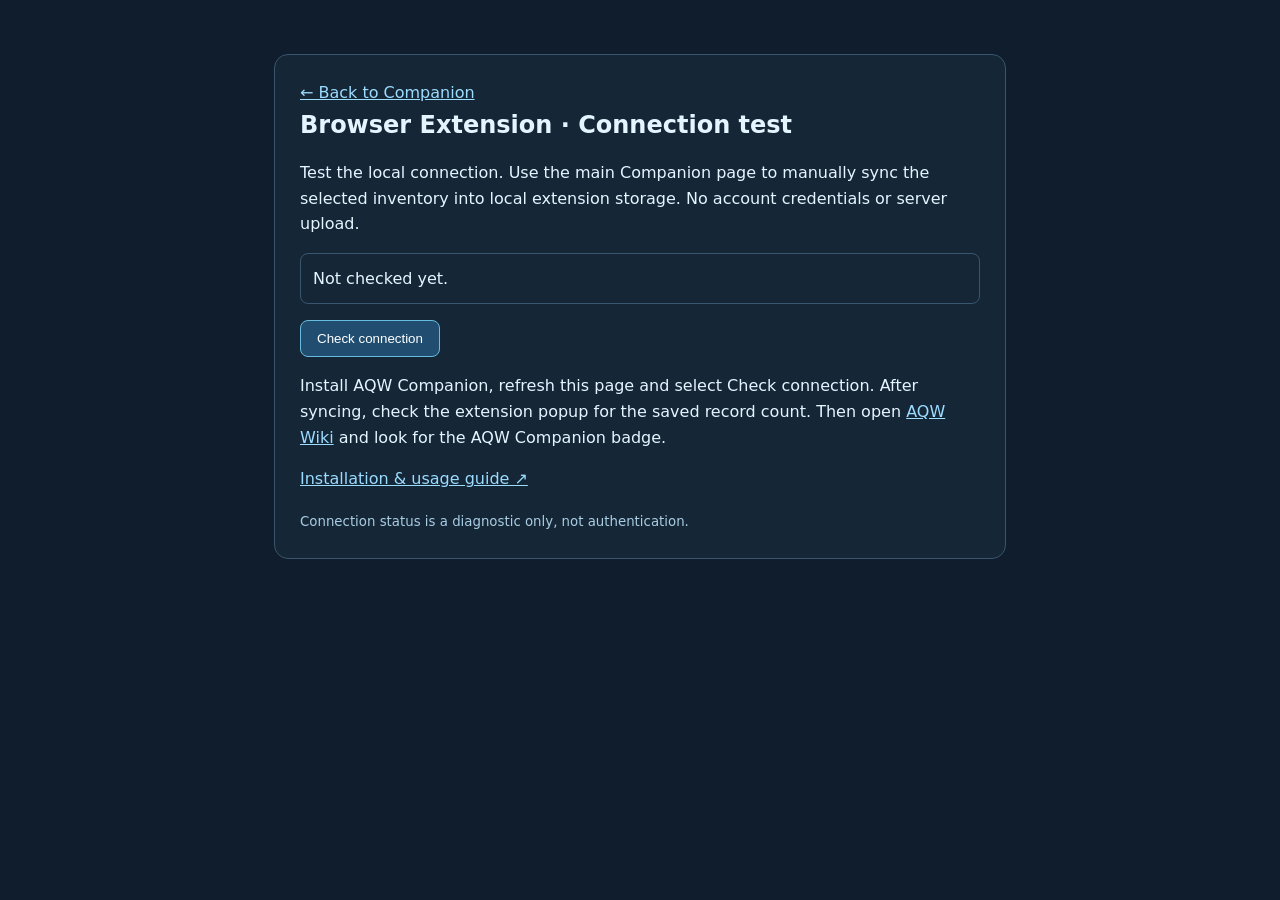
<file: extension-connect.html>
<!doctype html><html lang="en"><head><meta charset="utf-8"><meta name="viewport" content="width=device-width,initial-scale=1"><title>AQW Companion — Extension connection</title><style>body{background:#101d2c;color:#e5f5ff;font:16px/1.6 system-ui,sans-serif;margin:0;padding:24px}main{max-width:680px;margin:30px auto;padding:25px;background:#152637;border:1px solid #38566d;border-radius:14px}h1{font-size:24px;margin-top:0}a{color:#9bdcff}button{padding:10px 16px;background:#214e70;color:white;border:1px solid #67bcdf;border-radius:8px;cursor:pointer}#connection-status{padding:12px;border:1px solid #38566d;border-radius:8px}#connection-status[data-state=connected]{color:#a3edbd;border-color:#488b70}#connection-status[data-state=missing]{color:#ffcf9d}small{color:#a9cde2}</style></head><body><main><a href="./">← Back to Companion</a><h1>Browser Extension · Connection test</h1><p>Test the local connection. Use the main Companion page to manually sync the selected inventory into local extension storage. No account credentials or server upload.</p><p id="connection-status" role="status" aria-live="polite">Not checked yet.</p><button id="check-connection" type="button">Check connection</button><p>Install AQW Companion, refresh this page and select Check connection. After syncing, check the extension popup for the saved record count. Then open <a href="https://aqwwiki.wikidot.com/" target="_blank" rel="noopener noreferrer">AQW Wiki</a> and look for the AQW Companion badge.</p><p><a href="extension/quick-start.html">Installation &amp; usage guide ↗</a></p><small>Connection status is a diagnostic only, not authentication.</small></main><script src="extension-connect.js"></script></body></html>
</file>
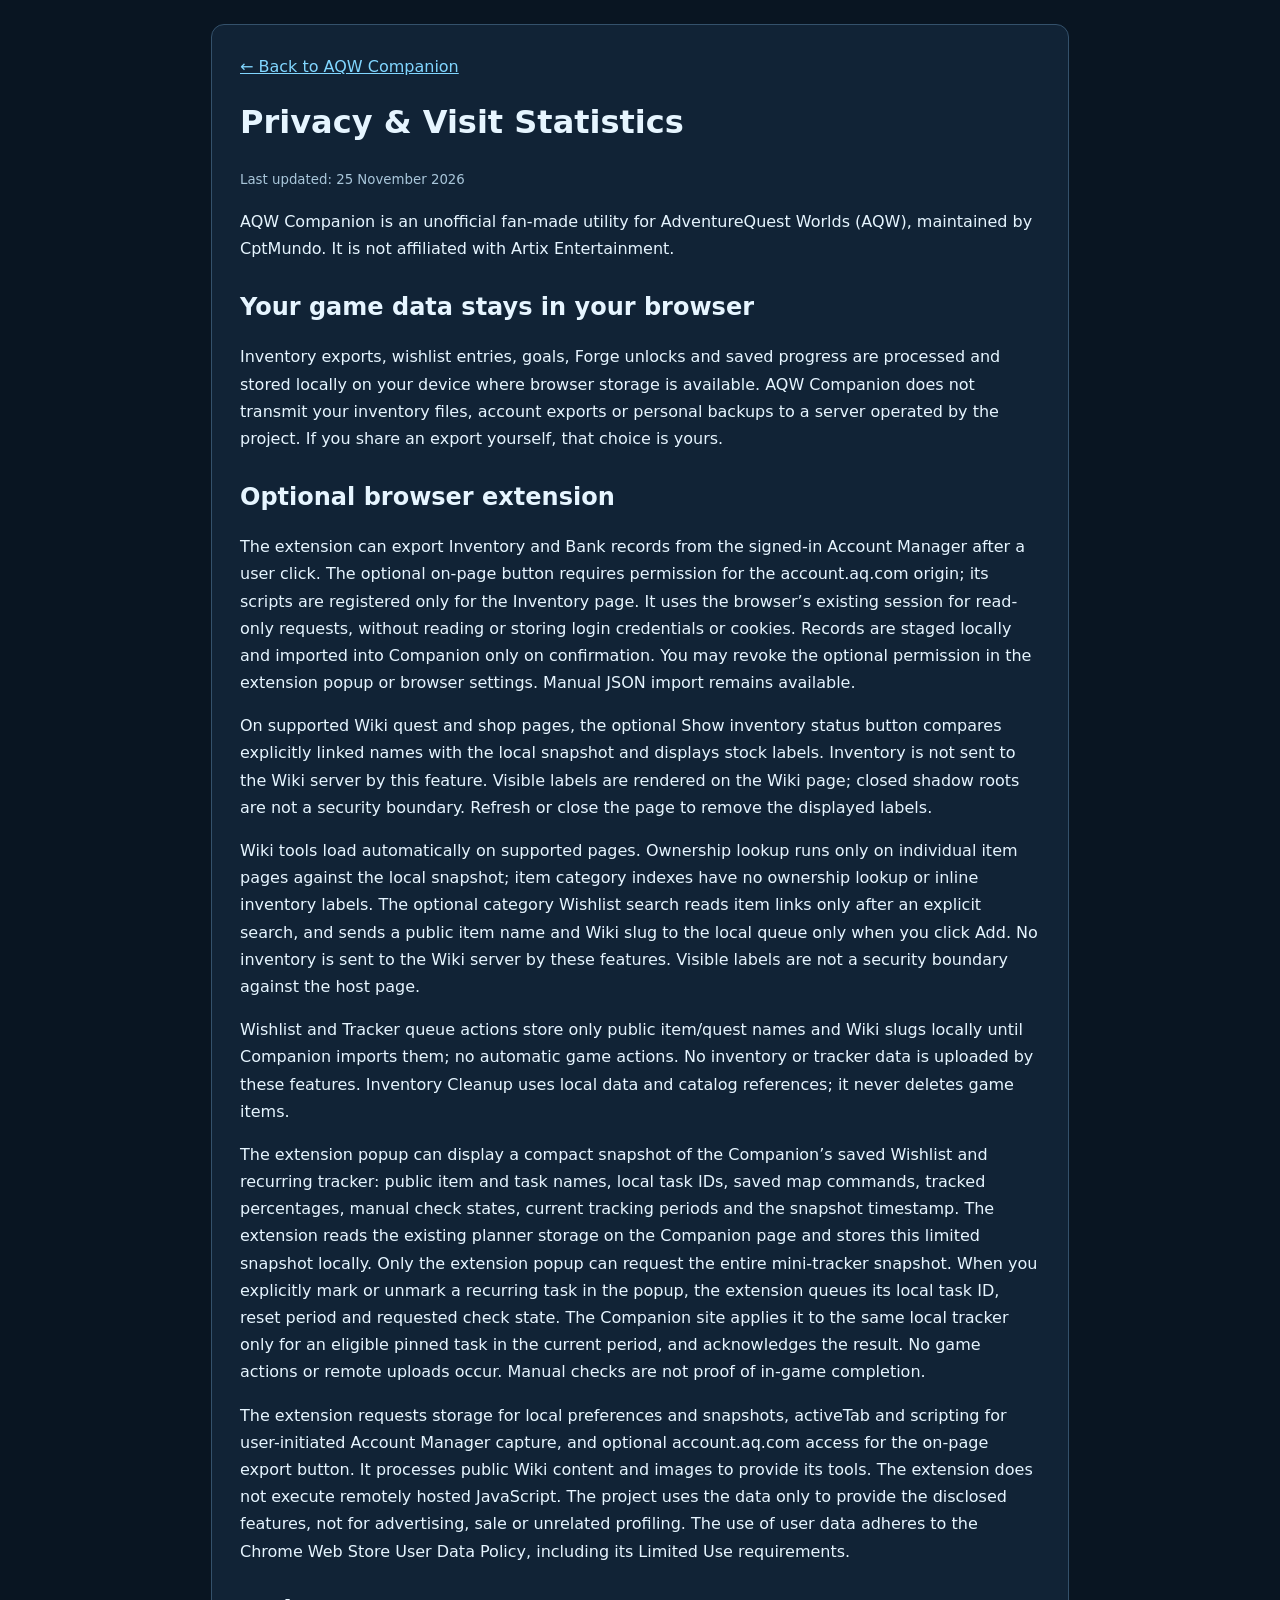
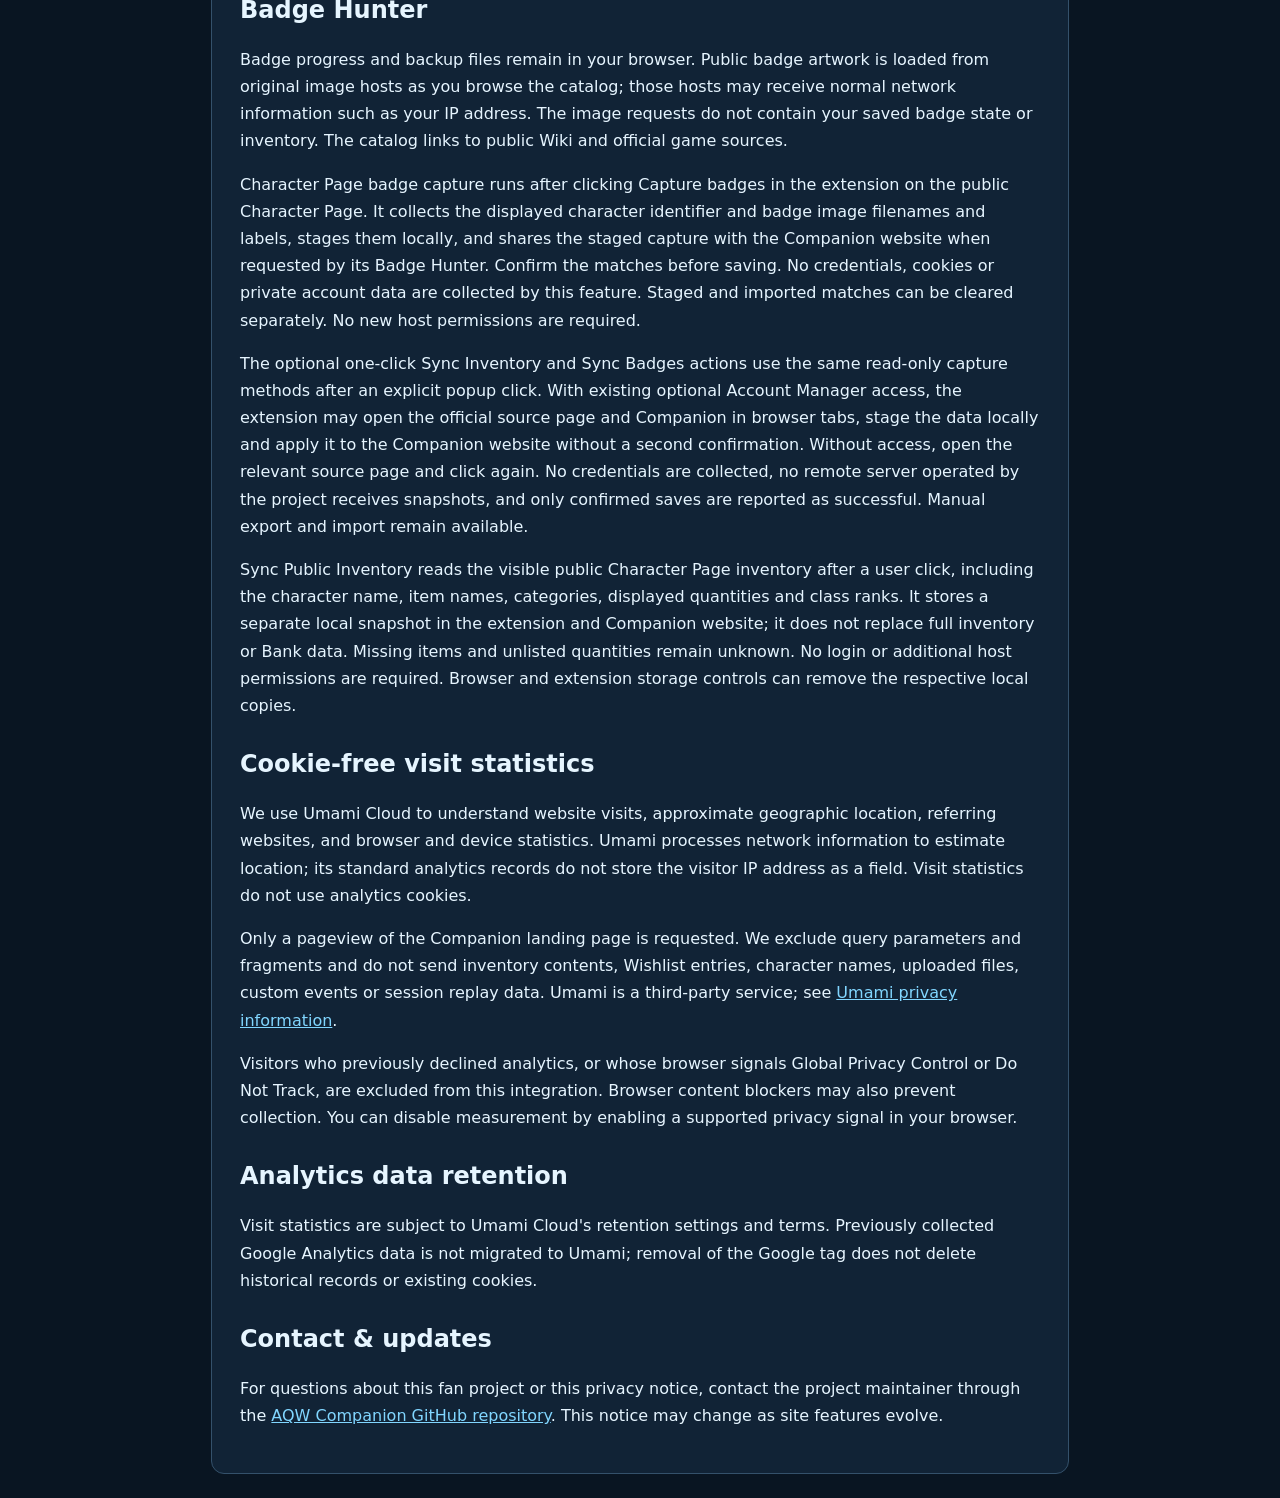
<file: privacy.html>
<!doctype html>
<html lang="en">
<head>
<meta charset="utf-8">
<meta name="viewport" content="width=device-width, initial-scale=1">
<meta name="color-scheme" content="dark">
<meta name="robots" content="noindex, follow">
<title>Privacy & Visit Statistics | AQW Companion</title>
<style>
:root{color-scheme:dark}
body{font-family:system-ui,-apple-system,Segoe UI,sans-serif;background:#091522;color:#e6f5ff;line-height:1.7;margin:0}
main{max-width:800px;margin:24px auto;padding:28px;border:1px solid #34516b;border-radius:13px;background:#112336}
a{color:#81d6ff}h1,h2{line-height:1.3}h2{margin-top:30px}
small{color:#a9c6da}
@media(max-width:850px){main{margin:14px;padding:18px}}
</style>
</head>
<body>
<main>
<a href="./">← Back to AQW Companion</a>
<h1>Privacy & Visit Statistics</h1>
<p><small>Last updated: 25 November 2026</small></p>
<p>AQW Companion is an unofficial fan-made utility for AdventureQuest Worlds (AQW), maintained by CptMundo. It is not affiliated with Artix Entertainment.</p>
<h2>Your game data stays in your browser</h2>
<p>Inventory exports, wishlist entries, goals, Forge unlocks and saved progress are processed and stored locally on your device where browser storage is available. AQW Companion does not transmit your inventory files, account exports or personal backups to a server operated by the project. If you share an export yourself, that choice is yours.</p>
<h2>Optional browser extension</h2><p>The extension can export Inventory and Bank records from the signed-in Account Manager after a user click. The optional on-page button requires permission for the account.aq.com origin; its scripts are registered only for the Inventory page. It uses the browser’s existing session for read-only requests, without reading or storing login credentials or cookies. Records are staged locally and imported into Companion only on confirmation. You may revoke the optional permission in the extension popup or browser settings. Manual JSON import remains available.</p><p>On supported Wiki quest and shop pages, the optional Show inventory status button compares explicitly linked names with the local snapshot and displays stock labels. Inventory is not sent to the Wiki server by this feature. Visible labels are rendered on the Wiki page; closed shadow roots are not a security boundary. Refresh or close the page to remove the displayed labels.</p><p>Wiki tools load automatically on supported pages. Ownership lookup runs only on individual item pages against the local snapshot; item category indexes have no ownership lookup or inline inventory labels. The optional category Wishlist search reads item links only after an explicit search, and sends a public item name and Wiki slug to the local queue only when you click Add. No inventory is sent to the Wiki server by these features. Visible labels are not a security boundary against the host page.</p><p>Wishlist and Tracker queue actions store only public item/quest names and Wiki slugs locally until Companion imports them; no automatic game actions. No inventory or tracker data is uploaded by these features. Inventory Cleanup uses local data and catalog references; it never deletes game items.</p><p>The extension popup can display a compact snapshot of the Companion’s saved Wishlist and recurring tracker: public item and task names, local task IDs, saved map commands, tracked percentages, manual check states, current tracking periods and the snapshot timestamp. The extension reads the existing planner storage on the Companion page and stores this limited snapshot locally. Only the extension popup can request the entire mini-tracker snapshot. When you explicitly mark or unmark a recurring task in the popup, the extension queues its local task ID, reset period and requested check state. The Companion site applies it to the same local tracker only for an eligible pinned task in the current period, and acknowledges the result. No game actions or remote uploads occur. Manual checks are not proof of in-game completion.</p><p>The extension requests storage for local preferences and snapshots, activeTab and scripting for user-initiated Account Manager capture, and optional account.aq.com access for the on-page export button. It processes public Wiki content and images to provide its tools. The extension does not execute remotely hosted JavaScript. The project uses the data only to provide the disclosed features, not for advertising, sale or unrelated profiling. The use of user data adheres to the Chrome Web Store User Data Policy, including its Limited Use requirements.</p><h2>Badge Hunter</h2><p>Badge progress and backup files remain in your browser. Public badge artwork is loaded from original image hosts as you browse the catalog; those hosts may receive normal network information such as your IP address. The image requests do not contain your saved badge state or inventory. The catalog links to public Wiki and official game sources.</p><p>Character Page badge capture runs after clicking Capture badges in the extension on the public Character Page. It collects the displayed character identifier and badge image filenames and labels, stages them locally, and shares the staged capture with the Companion website when requested by its Badge Hunter. Confirm the matches before saving. No credentials, cookies or private account data are collected by this feature. Staged and imported matches can be cleared separately. No new host permissions are required.</p><p>The optional one-click Sync Inventory and Sync Badges actions use the same read-only capture methods after an explicit popup click. With existing optional Account Manager access, the extension may open the official source page and Companion in browser tabs, stage the data locally and apply it to the Companion website without a second confirmation. Without access, open the relevant source page and click again. No credentials are collected, no remote server operated by the project receives snapshots, and only confirmed saves are reported as successful. Manual export and import remain available.</p><p>Sync Public Inventory reads the visible public Character Page inventory after a user click, including the character name, item names, categories, displayed quantities and class ranks. It stores a separate local snapshot in the extension and Companion website; it does not replace full inventory or Bank data. Missing items and unlisted quantities remain unknown. No login or additional host permissions are required. Browser and extension storage controls can remove the respective local copies.</p><h2>Cookie-free visit statistics</h2>
<p>We use Umami Cloud to understand website visits, approximate geographic location, referring websites, and browser and device statistics. Umami processes network information to estimate location; its standard analytics records do not store the visitor IP address as a field. Visit statistics do not use analytics cookies.</p>
<p>Only a pageview of the Companion landing page is requested. We exclude query parameters and fragments and do not send inventory contents, Wishlist entries, character names, uploaded files, custom events or session replay data. Umami is a third-party service; see <a href="https://umami.is/privacy" rel="noopener noreferrer" target="_blank">Umami privacy information</a>.</p>
<p>Visitors who previously declined analytics, or whose browser signals Global Privacy Control or Do Not Track, are excluded from this integration. Browser content blockers may also prevent collection. You can disable measurement by enabling a supported privacy signal in your browser.</p>
<h2>Analytics data retention</h2>
<p>Visit statistics are subject to Umami Cloud's retention settings and terms. Previously collected Google Analytics data is not migrated to Umami; removal of the Google tag does not delete historical records or existing cookies.</p>
<h2>Contact & updates</h2>
<p>For questions about this fan project or this privacy notice, contact the project maintainer through the <a href="https://github.com/CptMundo/AQW-Companion" target="_blank" rel="noopener noreferrer">AQW Companion GitHub repository</a>. This notice may change as site features evolve.</p>
</main>
</body>
</html>
</file>
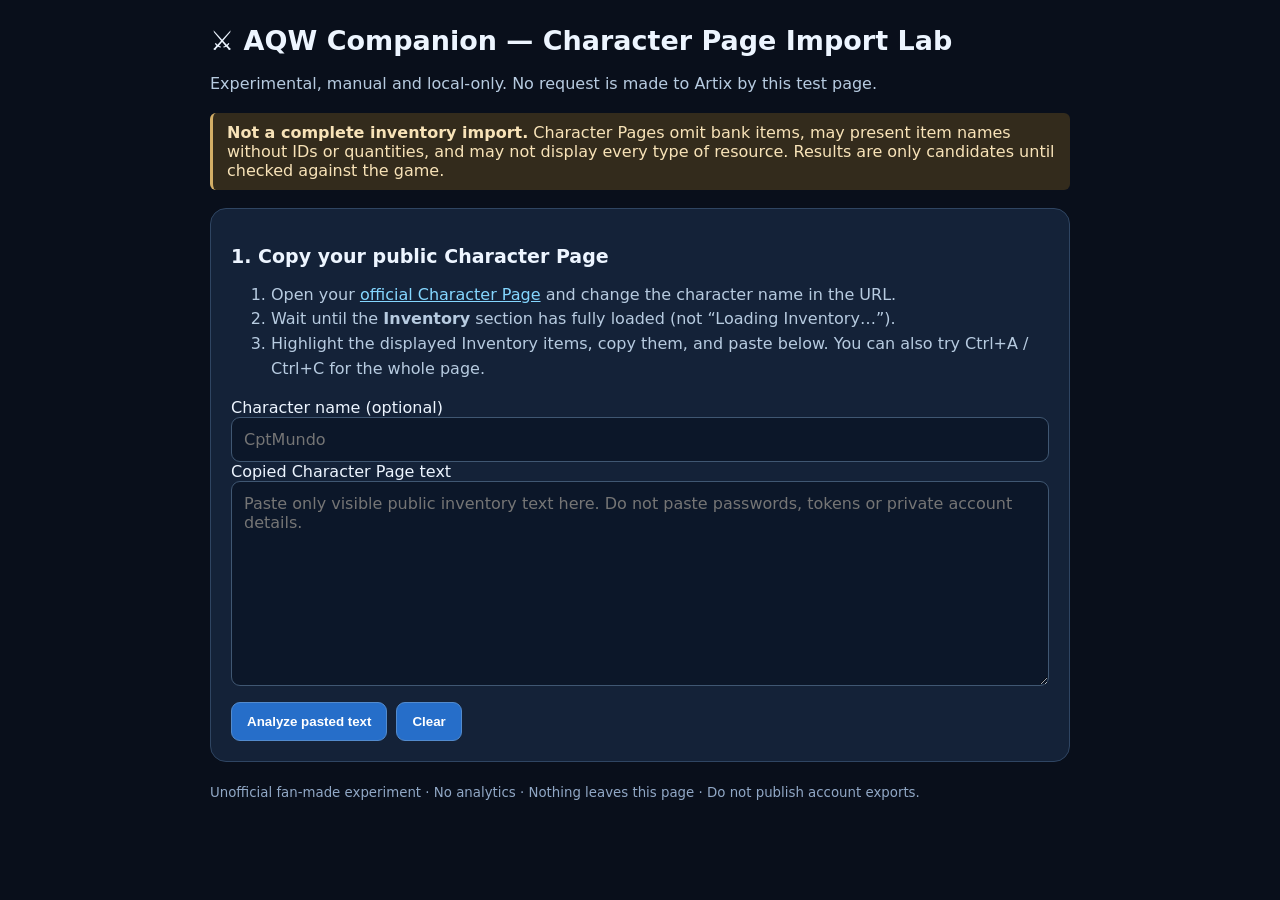
<file: experiments/character-page-import-lab.html>
<!doctype html>
<html lang="en">
<head>
<meta charset="utf-8"><meta name="viewport" content="width=device-width,initial-scale=1">
<meta name="color-scheme" content="dark">
<title>AQW Companion — Character Page Import Lab</title>
<style>
:root{font-family:Inter,system-ui,sans-serif;color-scheme:dark;background:#090f1b;color:#edf5ff}
*{box-sizing:border-box}body{margin:0;padding:25px 16px}
main{max-width:860px;margin:auto}.panel{background:#142238;border:1px solid #2f4562;border-radius:16px;padding:20px;margin:18px 0}
h1{margin:0 0 6px;font-size:27px}h2{font-size:19px}p,li{line-height:1.55;color:#b7cbe0}
a{color:#85d7ff}textarea,input{width:100%;border:1px solid #405772;background:#0c1729;color:#fff;border-radius:9px;padding:12px;font:inherit}textarea{min-height:205px;resize:vertical}
button{background:#266ec9;color:white;border:1px solid #538bcd;border-radius:9px;padding:11px 15px;cursor:pointer;font-weight:650}
button:disabled{opacity:.45;cursor:not-allowed}.buttons{display:flex;flex-wrap:wrap;gap:9px;margin-top:12px}
.notice{border-left:3px solid #d3ae66;padding:10px 14px;background:#332b1c;color:#f8e3b8;border-radius:6px}
.stats{display:grid;grid-template-columns:repeat(3,1fr);gap:10px}.metric{background:#0d192c;border-radius:10px;padding:15px;text-align:center}.metric strong{font-size:26px;display:block;color:#72d3fa}
#items{width:100%;border-collapse:collapse}#items td,#items th{text-align:left;padding:9px;border-bottom:1px solid #31455f}
#items input{width:18px;height:18px}small{color:#91a8c6}.hidden{display:none}
@media(max-width:580px){.stats{grid-template-columns:1fr 1fr}}
</style>
</head>
<body>
<main>
<header><h1>⚔️ AQW Companion — Character Page Import Lab</h1><p>Experimental, manual and local-only. No request is made to Artix by this test page.</p></header>
<div class="notice"><b>Not a complete inventory import.</b> Character Pages omit bank items, may present item names without IDs or quantities, and may not display every type of resource. Results are only candidates until checked against the game.</div>
<section class="panel">
<h2>1. Copy your public Character Page</h2>
<ol><li>Open your <a href="https://account.aq.com/CharPage?id=cptmundo" target="_blank" rel="noopener noreferrer">official Character Page</a> and change the character name in the URL.</li><li>Wait until the <b>Inventory</b> section has fully loaded (not “Loading Inventory…”).</li><li>Highlight the displayed Inventory items, copy them, and paste below. You can also try Ctrl+A / Ctrl+C for the whole page.</li></ol>
<label for="character">Character name (optional)</label><input id="character" maxlength="40" placeholder="CptMundo" autocomplete="off">
<label for="source">Copied Character Page text</label><textarea id="source" placeholder="Paste only visible public inventory text here. Do not paste passwords, tokens or private account details."></textarea>
<div class="buttons"><button id="parse">Analyze pasted text</button><button id="clear">Clear</button></div>
</section>
<section id="results" class="panel hidden">
<h2>2. Review detected names</h2>
<p id="message"></p><div class="stats"><div class="metric"><strong id="detected">0</strong><small>Candidate lines</small></div><div class="metric"><strong id="selected">0</strong><small>Selected items</small></div><div class="metric"><strong>0</strong><small>Automated requests</small></div></div>
<p>Tick only confirmed inventory items. The text format is not officially documented; this prototype deliberately avoids guessing quantities and IDs.</p>
<div class="buttons"><button id="all">Select all</button><button id="none">Select none</button><button id="export">Download reviewed preview JSON</button></div>
<div style="max-height:370px;overflow:auto"><table id="items"><thead><tr><th>Use</th><th>Candidate item name</th></tr></thead><tbody id="rows"></tbody></table></div>
<p><small>The preview JSON is <b>not</b> a Companion inventory snapshot and must not overwrite an existing full inventory or bank import.</small></p>
</section>
<p><small>Unofficial fan-made experiment · No analytics · Nothing leaves this page · Do not publish account exports.</small></p>
</main>
<script>
'use strict';
const $=id=>document.getElementById(id);
let candidates=[];
const excluded=/^(inventory|loading inventory|character search|achievements|houses?|house items|save image|close|guild|level|class|weapon|armor|helm|cape|pet|misc|faction|character name|character page|artix|copyright|terms of service|privacy policy|login|logout|search|submit|loading|next|previous|bank|show all|all items|sort|filter|home)$/i;
function getLines(text){
 let raw=text.replace(/\r/g,'').split('\n').map(x=>x.replace(/\s+/g,' ').trim()).filter(Boolean);
 let starts=raw.findIndex(x=>/^inventory\s*:?$/i.test(x));
 if(starts>=0)raw=raw.slice(starts+1);
 const ends=raw.findIndex(x=>/^(houses?|house items|copyright|save image|character search)\s*:?$/i.test(x));
 if(ends>=0)raw=raw.slice(0,ends);
 return raw.filter(x=>!excluded.test(x)&&!/^loading inventory/i.test(x)&&x.length>=2&&x.length<110&& !/^https?:\/\//i.test(x)&& !/^\d+$/.test(x)&&!/^level\s*:/i.test(x));
}
function selected(){return candidates.filter(x=>x.use)}
function refresh(){ $('detected').textContent=String(candidates.length);$('selected').textContent=String(selected().length);$('export').disabled=!selected().length; }
$('parse').onclick=()=>{
 const txt=$('source').value;
 if(!txt.trim()){alert('Paste visible Character Page inventory text first.');return;}
 const lines=getLines(txt),unique=[...new Set(lines)];
 candidates=unique.map(name=>({name,use:false}));
 $('rows').replaceChildren();
 for(const item of candidates){
  const row=document.createElement('tr'),td=document.createElement('td'),check=document.createElement('input');
  check.type='checkbox';check.setAttribute('aria-label','Include '+item.name);
  check.onchange=()=>{item.use=check.checked;refresh()};
  td.append(check);const name=document.createElement('td');name.textContent=item.name;row.append(td,name);$('rows').append(row);
 }
 $('results').classList.remove('hidden');
 $('message').textContent=/loading inventory/i.test(txt)?'Warning: the source contains “Loading Inventory”. Wait for the real inventory to render and copy again.':'Review the names carefully; some page headings may be mistaken for items.';
 refresh();
};
$('all').onclick=()=>{for(const c of candidates)c.use=true;for(const e of $('rows').querySelectorAll('input'))e.checked=true;refresh()};
$('none').onclick=()=>{for(const c of candidates)c.use=false;for(const e of $('rows').querySelectorAll('input'))e.checked=false;refresh()};
$('clear').onclick=()=>{$('source').value='';candidates=[];$('results').classList.add('hidden')};
$('export').onclick=()=>{
 const payload={format:'AQW Companion Character Page manual review PREVIEW',character:$('character').value.trim(),createdAt:new Date().toISOString(),source:'Public Character Page, copied manually',partial:true,bankIncluded:false,verifiedByUser:true,items:selected().map(x=>({name:x.name}))};
 const blob=new Blob([JSON.stringify(payload,null,2)],{type:'application/json'});
 const url=URL.createObjectURL(blob),a=document.createElement('a');a.href=url;a.download='AQW_CharacterPage_Preview.json';document.body.append(a);a.click();a.remove();setTimeout(()=>URL.revokeObjectURL(url),1000);
};
</script></body></html>
</file>
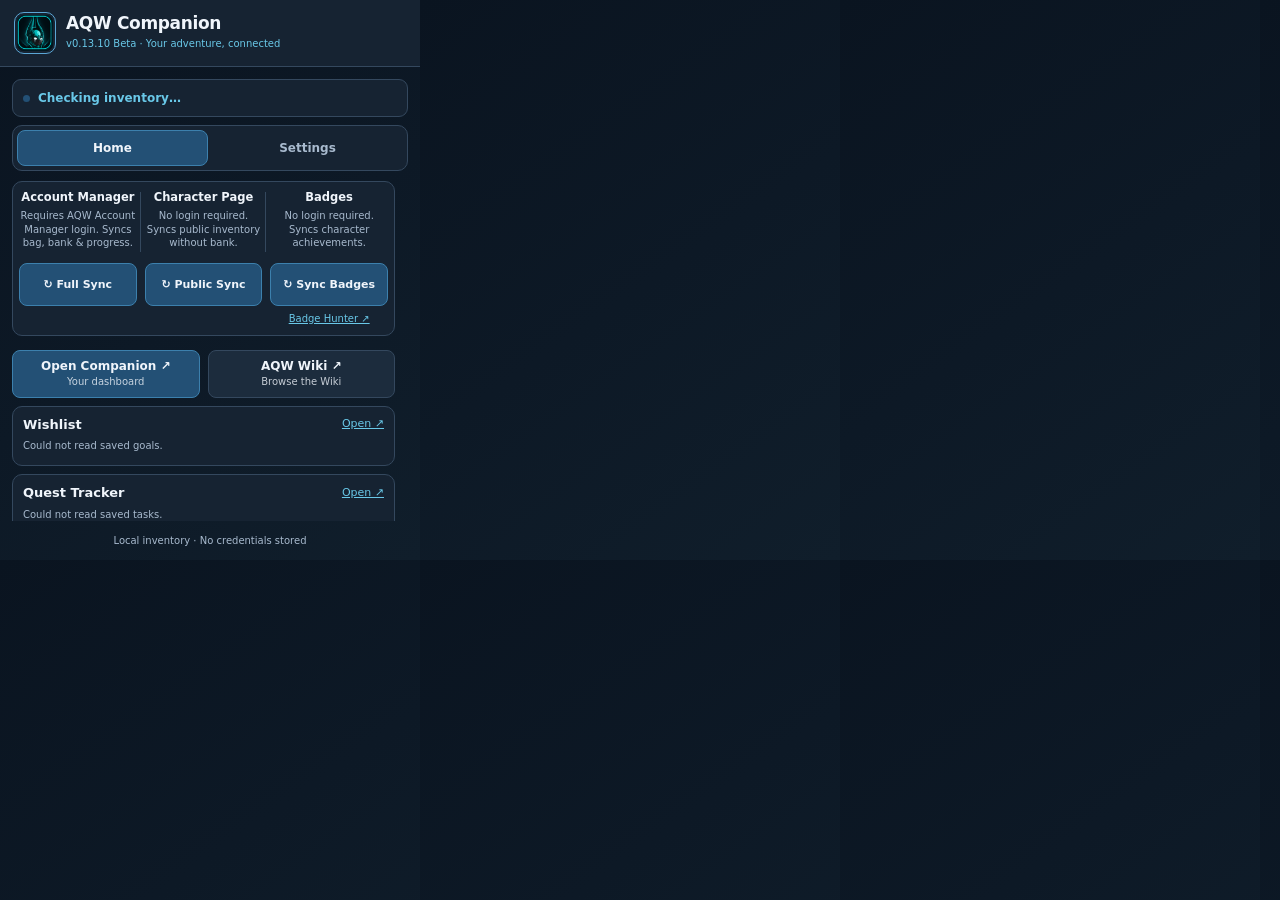
<file: extension/popup.html>
<!doctype html><html lang="en"><head><meta charset="utf-8"><meta name="viewport" content="width=device-width,initial-scale=1"><title>AQW Companion</title><style>*{box-sizing:border-box}html{color-scheme:dark;width:420px;min-width:420px}body{width:420px;min-width:420px;margin:0;background:#101925;color:#e5f2ff;font:13px/1.5 system-ui,sans-serif}header{display:flex;align-items:center;gap:10px;padding:12px 14px;background:linear-gradient(125deg,#204b64,#152639 75%);border-bottom:1px solid #3b6078}header .mark{width:42px;height:42px;flex:none;object-fit:contain;padding:2px;border:1px solid #46748b;border-radius:10px;background:#101d2b}h1{font-size:17px;line-height:1.2;margin:0;letter-spacing:-.02em}header small{font-size:10px;color:#a5d9e8}main{padding:12px}p{margin:6px 0;color:#b6cddd;font-size:12px}small{color:#a9cde2}a{color:#9bdcff}[hidden]{display:none!important}#inventory-summary{position:relative;margin:0 0 10px;padding:9px 10px 9px 25px;background:#132631;border:1px solid #315766;border-radius:9px;color:#bce6f4;font-size:12px;font-weight:600;overflow-wrap:anywhere}#inventory-summary:before{content:"";position:absolute;left:10px;top:15px;width:7px;height:7px;background:#86a7b7;border-radius:50%}#inventory-summary[data-synced="true"]:before{background:#62dca1;box-shadow:0 0 7px #62dca1}.popup-nav{display:grid;grid-template-columns:repeat(3,1fr);gap:4px;background:#0e1b29;border:1px solid #304559;border-radius:10px;padding:4px;margin-bottom:12px}.popup-nav button{margin:0;background:transparent;border-color:transparent;color:#b9ccda}.popup-nav button[aria-pressed="true"]{background:#235064;border-color:#4bb8d9;color:#fff}.quick-links{display:grid;grid-template-columns:1fr 1fr;gap:8px}.quick-links a{margin:0}section,details{background:#172432;border:1px solid #304559;border-radius:10px;padding:11px;margin-top:10px}section>strong{display:block;margin-bottom:5px;font-size:13px}section details{background:#101e2d;padding:9px}h2{font-size:15px;margin:0 0 4px}button,a.action{display:block;width:100%;margin-top:6px;min-height:34px;padding:8px;border:1px solid #3b5d74;border-radius:8px;background:#1b3449;color:#e1effa;text-decoration:none;text-align:center;cursor:pointer;font:600 12px system-ui}button.primary,a.primary,#quick-search button{background:#176e94;border-color:#4bb8d9;color:#fff}button:disabled{opacity:.5;cursor:default}button.danger{color:#ffc2a8;background:#392a34}button:hover:not(:disabled),a.action:hover{filter:brightness(1.16)}button:focus-visible,a:focus-visible,input:focus-visible,select:focus-visible,summary:focus-visible{outline:2px solid #85dcfb;outline-offset:2px}summary{cursor:pointer;font-weight:600;color:#d9e8f3}input,select{min-width:0;min-height:35px;border-radius:7px!important;border-color:#385a73!important;font:13px system-ui}#quick-search{display:grid;grid-template-columns:minmax(0,1fr) auto;gap:7px}#quick-search input{grid-column:1/-1;margin:0!important}#quick-search select{margin:0!important}#quick-search button{margin:0;min-width:70px}.appearance-group label{display:block;font-size:12px;color:#b7cbda;margin:9px 0 3px}.appearance-group select{width:100%;background:#101d2b;color:#e5f2ff;border:1px solid #3b5d74;padding:6px}.appearance-actions{display:block}footer{font-size:10px;text-align:center;padding:0 12px 12px;color:#92a9bd}.step-label{display:inline-block;color:#8ed7eb;font-weight:700;font-size:11px;text-transform:uppercase;letter-spacing:.05em}.panel-intro{margin-bottom:10px}.settings-note{font-size:11px}.sync-link{font-size:12px;text-decoration:underline}.advanced{border-color:#37434e}#quick-results:empty{display:none}
[hidden]{display:none!important}#first-sync p{margin:6px 0}#first-sync .primary{width:100%}#inventory-summary{overflow-wrap:anywhere}#quick-results>div{border-color:var(--aqwc-theme-line,#38566d)!important}

.quick-links a{min-height:54px;display:flex;flex-direction:column;justify-content:center;gap:2px;line-height:1.25}.quick-links a small{font-weight:400;font-size:10px;color:inherit;opacity:.8}.quick-links a.primary{min-height:54px}.step-label{float:right;margin-left:8px}.sync-step{margin-top:8px}.sync-step p{margin:5px 0}.help{margin-top:8px;padding:8px 10px}.help summary{font-size:12px}.account-enabled{font-size:11px}.permission-toggle[data-granted="1"]{display:none}.guide-link{margin-top:10px!important}#view-settings .appearance-group{margin-top:0}#view-settings .advanced p{font-size:11px}.popup-nav{margin-bottom:10px}#inventory-summary{margin-bottom:8px}

/* Constant outer dimensions; scroll inside the selected panel, not the window. */
html,body{height:560px;max-height:560px;overflow:hidden}body{display:flex;flex-direction:column}header,footer{flex:none}main{flex:1;min-height:0;display:flex;flex-direction:column;padding-bottom:6px}#inventory-summary,.popup-nav{flex:none}.popup-nav{grid-template-columns:repeat(3,minmax(0,1fr))}.popup-nav button{min-width:0;box-sizing:border-box;width:100%;height:36px}.panel-shell{flex:1;min-height:0;overflow-y:auto;overflow-x:hidden;scrollbar-width:thin;scrollbar-gutter:stable;padding-right:3px}footer{padding-top:6px}.mini-card{padding:8px 10px;margin-top:8px}.mini-heading{display:flex;align-items:center;justify-content:space-between;gap:8px;margin-bottom:4px}.mini-heading strong{font-size:13px}.mini-heading a{font-size:11px;white-space:nowrap}.mini-list{overflow:visible}.mini-more{margin-top:4px;min-height:26px;padding:3px 6px;font-size:11px;background:transparent;color:var(--aqwc-theme-txt,#e5f2ff);border-color:var(--aqwc-theme-line,#304559)}.mini-rows{min-width:0}.mini-list p{margin:4px 0;font-size:11px}.mini-row{display:flex;align-items:center;gap:8px;min-height:24px;padding:3px 0;border-top:1px solid var(--aqwc-theme-line,#304559);font-size:11px}.mini-row .mini-join{flex:0 1 auto;max-width:48%;width:auto;min-width:0;min-height:20px;margin:0;padding:2px 5px;white-space:nowrap;overflow:hidden;text-overflow:ellipsis;font-size:10px;line-height:1.2;color:var(--aqwc-theme-txt,#e5f2ff);background:var(--aqwc-theme-input,#101d2b);border-color:var(--aqwc-theme-line,#304559);border-radius:5px}.mini-row:first-child{border-top:0}.mini-name{flex:1;min-width:0;overflow-wrap:anywhere}.mini-value{flex:none;font-variant-numeric:tabular-nums;font-size:11px;font-weight:600}.mini-bar{flex:none;width:46px;height:4px;border-radius:4px;background:var(--aqwc-theme-line,#304559);overflow:hidden}.mini-bar span{display:block;height:100%;background:var(--aqwc-theme-selectedBorder,#4bb8d9)}.mini-group{display:flex;justify-content:space-between;gap:6px;font-size:10px;font-weight:700;color:var(--aqwc-theme-txt,#e5f2ff);padding:4px 0 2px}.mini-group:not(:first-child){margin-top:8px;border-top:1px solid var(--aqwc-theme-line,#304559);padding-top:7px}.mini-state{min-width:16px;text-align:center;font-size:12px;font-weight:700}.mini-state[data-state=done]{color:#62dca1}html[data-aqwc-background=light] .mini-state[data-state=done]{color:#157047}.mini-state[data-state=alternative]{color:var(--aqwc-theme-txt,#e5f2ff)}.mini-updated{font-size:10px;text-align:center;margin:5px 0 0}.mini-note{font-size:10px!important}#first-sync:not([hidden]){margin-top:8px}
button.mini-state{flex:0 0 24px;width:24px;min-width:24px;min-height:22px;height:22px;padding:0;margin:0;border:1px solid var(--aqwc-theme-line,#3b5d74);border-radius:5px;background:transparent;color:inherit;line-height:20px;font-size:13px}button.mini-state:not(:disabled):hover{border-color:var(--aqwc-theme-link,#59c3e8)}button.mini-state[data-state=pending]{opacity:.7}button.mini-state[data-state=done]{font-weight:800}

/* Match the website planner's green completion action. Outline = ready to check; fill = confirmed. */
html[data-aqwc-background] button.mini-state[data-state=todo]{color:#75e3a4!important;border-color:#488b70!important;background:transparent!important;font-weight:800}
html[data-aqwc-background] button.mini-state[data-state=done]{color:#e3ffed!important;border-color:#75e3a4!important;background:#245a46!important;font-weight:800}
html[data-aqwc-background] button.mini-state[data-state=todo]:hover:not(:disabled){background:#1b3f37!important;color:#e3ffed!important}
html[data-aqwc-background=light] button.mini-state[data-state=todo]{color:#157047!important;border-color:#488b70!important}
html[data-aqwc-background=light] button.mini-state[data-state=todo]:hover:not(:disabled){color:#e3ffed!important}
#account-progress{width:100%;height:7px;accent-color:#59c3e8}#account-progress[value="100"]{accent-color:#75e3a4}

/* Compact Home: synchronization at the top, advanced controls in Settings. */
.popup-nav{grid-template-columns:repeat(2,minmax(0,1fr))}.quick-sync{margin:0 0 8px;padding:10px}.sync-actions{display:grid;grid-template-columns:repeat(3,minmax(0,1fr));gap:5px}.sync-actions>*{min-width:0;margin:0!important;padding:7px 3px;white-space:nowrap}.sync-note{font-size:10px;line-height:1.4;margin:5px 0;color:inherit;opacity:.78}.badge-sync{margin-top:8px;padding-top:8px;border-top:1px solid var(--aqwc-theme-line,#304559)}.badge-sync #capture-badges{margin-top:3px}.quick-links a{min-height:40px}.quick-links a.primary{min-height:40px}#badge-capture-status,#account-status{font-size:11px;overflow-wrap:anywhere;margin:4px 0 0}.quick-sync .mini-heading{margin-bottom:5px}

.quick-sync progress{width:100%;height:8px;accent-color:#59c3e8;margin-top:6px}.quick-sync progress[value="1"][max="1"]{accent-color:#75e3a4}.sync-feedback{font-size:11px;line-height:1.4;overflow-wrap:anywhere;margin:5px 0 0}.sync-feedback[data-state="done"]{color:#75e3a4}.sync-feedback[data-state="error"]{color:#ff9b9b}.quick-sync button.primary{margin-top:5px}

/* Three equal sync actions in the fixed-width popup. */
 .quick-sync.sync-grid{display:grid;grid-template-columns:repeat(3,minmax(0,1fr));gap:8px;align-items:start;padding:8px 6px}.sync-column{min-width:0;display:flex;flex-direction:column;align-items:stretch;gap:4px}.sync-heading{position:relative;display:flex;flex-direction:column;min-height:69px;gap:5px;text-align:center;justify-content:flex-start}.sync-heading strong{font-size:11.5px;line-height:1.25}.sync-heading small{font-size:10px;font-weight:400;line-height:1.35;color:var(--aqwc-theme-muted,#a9c2d5)}.quick-sync.sync-grid button.primary{width:100%;min-width:0;min-height:43px;white-space:normal;overflow-wrap:anywhere;padding:6px 4px;margin:0;font-size:11px;line-height:1.25}.quick-sync.sync-grid progress{margin:2px 0 0;height:5px}.quick-sync.sync-grid .sync-feedback{font-size:10px;line-height:1.35;margin:0;text-align:left}.sync-feedback:empty{display:none}.sync-badge-link{font-size:10px;line-height:1.3;text-align:center}.sync-column+.sync-column .sync-heading::before{content:"";position:absolute;left:-5px;top:2px;bottom:7px;width:1px;background:var(--aqwc-theme-line,#304559)}.quick-sync #one-click-badges-status[data-state="done"]{white-space:nowrap;overflow:hidden;text-overflow:ellipsis}.sync-badge-link{display:block;padding:2px 0}

#view-settings[data-panel]{display:flex;flex-direction:column;gap:10px}
#view-settings[hidden]{display:none!important}
#view-settings .appearance-group,#view-settings details,#view-settings .guide-link{margin:0}
#view-settings .loyalty-toggle{display:flex;align-items:center;gap:9px;line-height:1.4}
#view-settings .loyalty-toggle input[type=checkbox]{width:16px!important;height:16px!important;min-width:16px!important;margin:0!important;flex:none;accent-color:var(--aqwc-theme-cyan)}
#view-settings .sync-note{margin:4px 0 0;line-height:1.45}
</style></head><body><header><img class="mark" src="icons/icon128.png" alt="Prometheus-inspired helm"><div class="brand-copy"><h1>AQW Companion</h1><span class="aqwc-stars-label" style="display:none;font-size:11px">STARS</span><small>v0.13.10 Beta · Your adventure, connected</small></div></header><main><p id="inventory-summary" role="status">Checking inventory…</p><nav class="popup-nav" aria-label="Extension sections"><button type="button" data-view="home" aria-controls="view-home" aria-pressed="true">Home</button><button type="button" data-view="settings" aria-controls="view-settings" aria-pressed="false">Settings</button></nav><div class="panel-shell"><div id="view-home" data-panel="home"><section class="quick-sync sync-grid" aria-label="Sync options"><div class="sync-column"><div class="sync-heading"><strong>Account Manager</strong><small>Requires AQW Account Manager login. Syncs bag, bank &amp; progress.</small></div><button id="one-click-inventory" class="primary" type="button">↻ Full Sync</button><progress id="one-click-inventory-progress" aria-label="Inventory sync progress" max="1" hidden></progress><p id="one-click-inventory-status" role="status" class="sync-feedback"></p></div><div class="sync-column"><div class="sync-heading"><strong>Character Page</strong><small>No login required. Syncs public inventory without bank.</small></div><button id="one-click-public" class="primary" type="button">↻ Public Sync</button><progress id="one-click-public-progress" aria-label="Public inventory sync progress" max="1" hidden></progress><p id="one-click-public-status" role="status" class="sync-feedback"></p></div><div class="sync-column"><div class="sync-heading"><strong>Badges</strong><small>No login required. Syncs character achievements.</small></div><button id="one-click-badges" class="primary" type="button">↻ Sync Badges</button><progress id="one-click-badges-progress" aria-label="Badge sync progress" max="1" hidden></progress><a class="sync-badge-link" href="https://cptmundo.github.io/AQW-Companion/#aqwc-badge-hunter" target="_blank" rel="noopener noreferrer">Badge Hunter ↗</a><p id="one-click-badges-status" role="status" class="sync-feedback"></p></div></section><nav class="quick-links" aria-label="Quick links"><a class="action primary" href="https://cptmundo.github.io/AQW-Companion/" target="_blank" rel="noopener noreferrer">Open Companion ↗<small>Your dashboard</small></a><a class="action" href="https://aqwwiki.wikidot.com/" target="_blank" rel="noopener noreferrer">AQW Wiki ↗<small>Browse the Wiki</small></a></nav><section id="first-sync" hidden><strong>Welcome!</strong><p>Select Sync Inventory to connect your first snapshot.</p></section><section class="mini-card"><div class="mini-heading"><strong>Wishlist</strong><a href="https://cptmundo.github.io/AQW-Companion/#aqwc-open-wishlist" target="_blank" rel="noopener noreferrer">Open ↗</a></div><div id="mini-goals" class="mini-list" aria-live="polite"><p>Loading saved goals…</p></div></section><section class="mini-card"><div class="mini-heading"><strong>Quest Tracker</strong><a href="https://cptmundo.github.io/AQW-Companion/#aqwc-open-tracker" target="_blank" rel="noopener noreferrer">Open ↗</a></div><div id="mini-routines" class="mini-list" aria-live="polite"><p>Loading saved tasks…</p></div></section><p id="mini-updated" class="mini-updated" role="status">Open Companion to refresh your trackers.</p></div>
<div id="view-settings" data-panel="settings" hidden><section class="appearance-group"><strong>Theme</strong><label for="appearance-background">Appearance</label><select id="appearance-background"><option value="companion">Companion (default)</option><option value="dark">Dark Mode</option><option value="light">Light Mode</option><option value="cas">Cas B Neophyte</option><option value="stars">Stars</option></select><div class="appearance-actions"><button id="appearance-save" class="primary" type="button" disabled>Apply theme</button></div><p id="appearance-status" role="status">Loading local preferences…</p></section><section class="appearance-group"><strong>Account sync privacy</strong><label class="loyalty-toggle"><input id="sync-loyalty-opt-in" type="checkbox"><span>Include purchase totals &amp; loyalty</span></label><p class="sync-note">Off by default. Full Sync includes saga and account-age badges; enable this to also import the official summary, membership and AC loyalty. Previously imported data can be cleared in Companion Account Statistics.</p></section><details class="help"><summary>Manual export fallback</summary><a class="action" href="https://account.aq.com/AQW/Inventory" target="_blank" rel="noopener noreferrer">Open Inventory ↗</a><button id="capture-account" type="button">Export Inventory from this tab</button><p id="account-status" role="status" hidden></p><progress id="account-progress" aria-label="Inventory export progress" max="100" hidden></progress><p>Then select Import &amp; Sync on Companion.</p><button id="capture-badges" type="button">Export Badges from this tab</button><p id="badge-capture-status" role="status">No capture yet.</p><a class="action" href="https://cptmundo.github.io/AQW-Companion/#aqwc-badge-hunter" target="_blank" rel="noopener noreferrer">Open Badge Hunter &amp; import ↗</a></details><details class="advanced"><summary>Troubleshooting &amp; privacy</summary><p>Use these only if sync fails or you want to manage locally stored data.</p><button class="primary permission-toggle" id="enable-account-button" type="button">Enable inventory export</button><p id="account-permission-status" class="account-enabled" role="status">Checking export setup…</p><button id="repair-account-button" type="button" hidden>Restore export button</button><button id="discard-badges" type="button">Discard staged badge capture</button><a class="action" href="https://cptmundo.github.io/AQW-Companion/extension-connect.html" target="_blank" rel="noopener noreferrer">Test connection ↗</a><button id="discard-account" type="button" disabled>Discard pending export</button><button id="revoke-account-button" type="button" hidden>Disable Account Manager access</button><p id="privacy-status" role="status" hidden></p><button id="clear-inventory" class="danger" type="button">Clear synced inventory</button><p>Clearing the extension copy does not delete your Companion inventory.</p></details><a class="action guide-link" href="quick-start.html" target="_blank" rel="noopener noreferrer">Installation &amp; usage guide ↗</a></div></div></main><footer>Local inventory · No credentials stored</footer><script src="companion-theme.js"></script><script src="mini-tracker.js"></script><script src="popup.js"></script><script src="mini-popup.js"></script><script src="account-capture.js"></script><script src="account-popup.js"></script><script src="account-permission.js"></script><script src="badge-capture.js"></script><script src="unified-sync.js"></script></body></html>
</file>
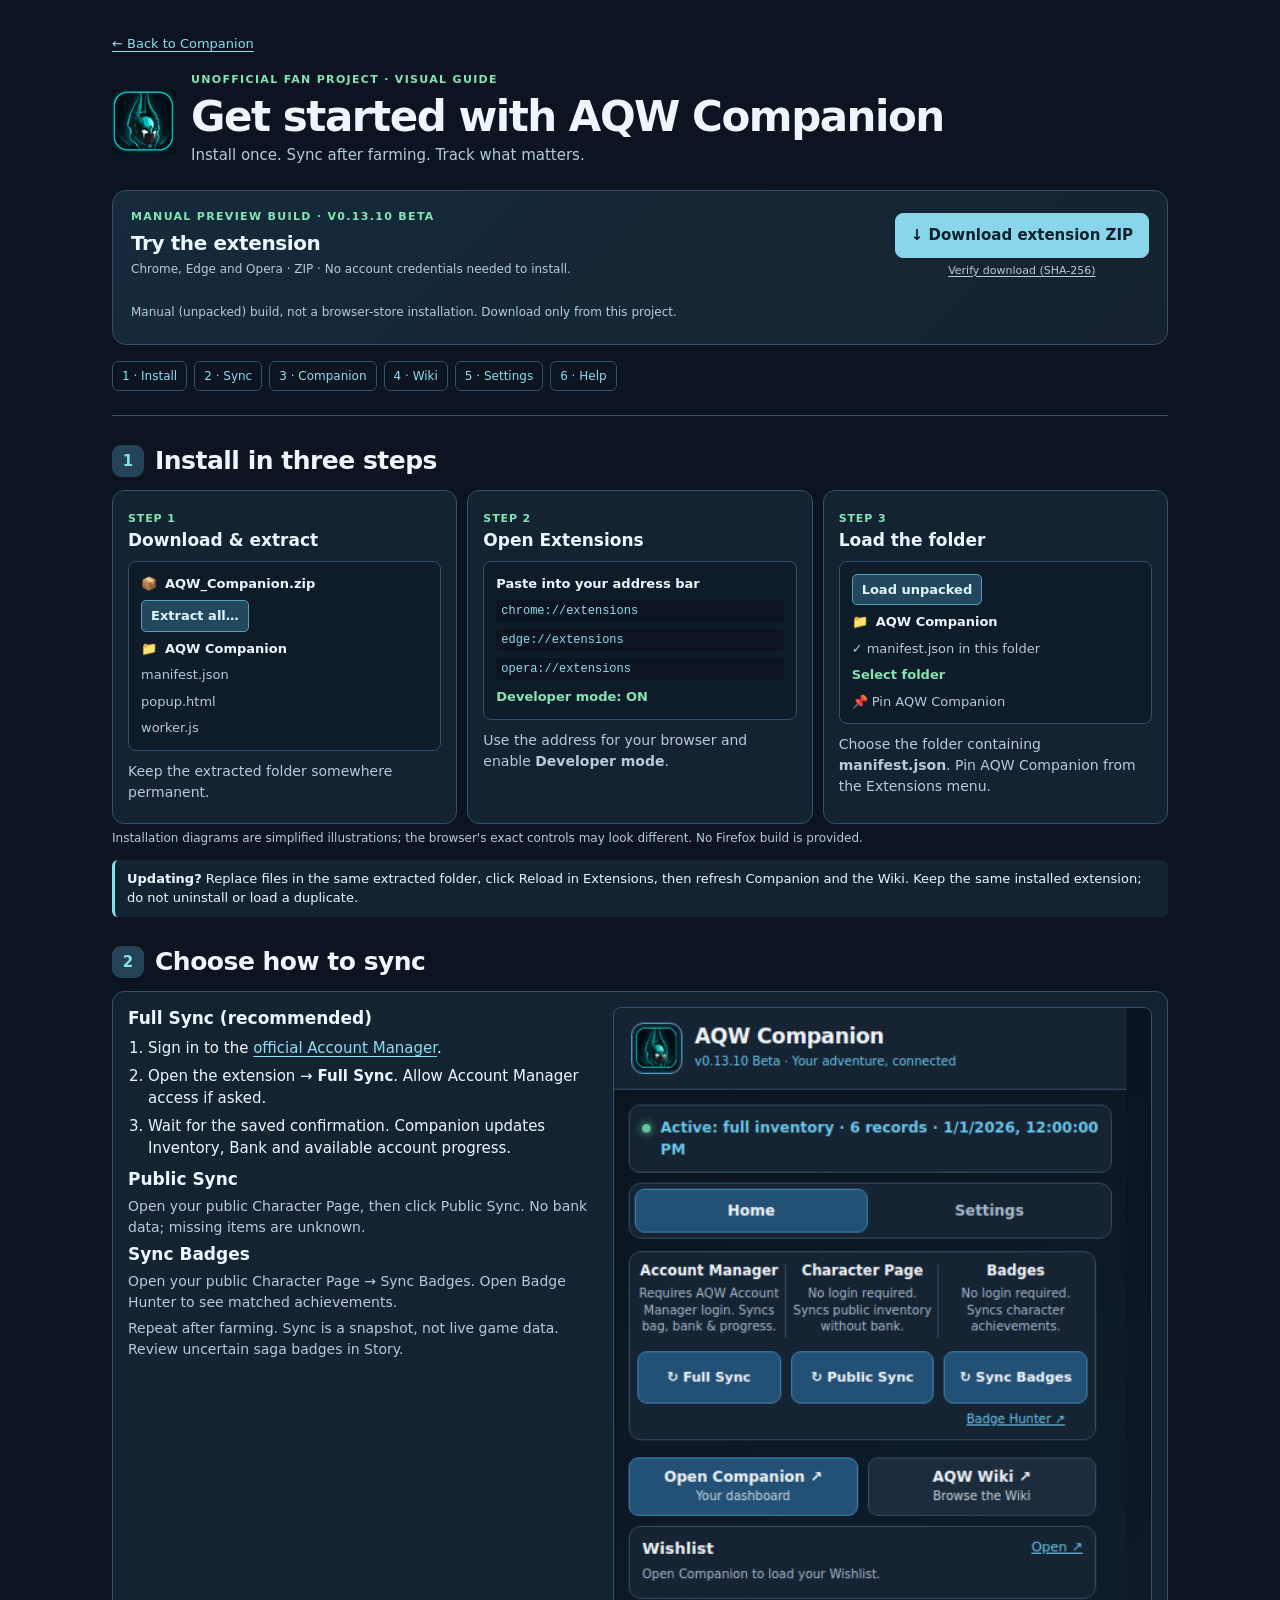
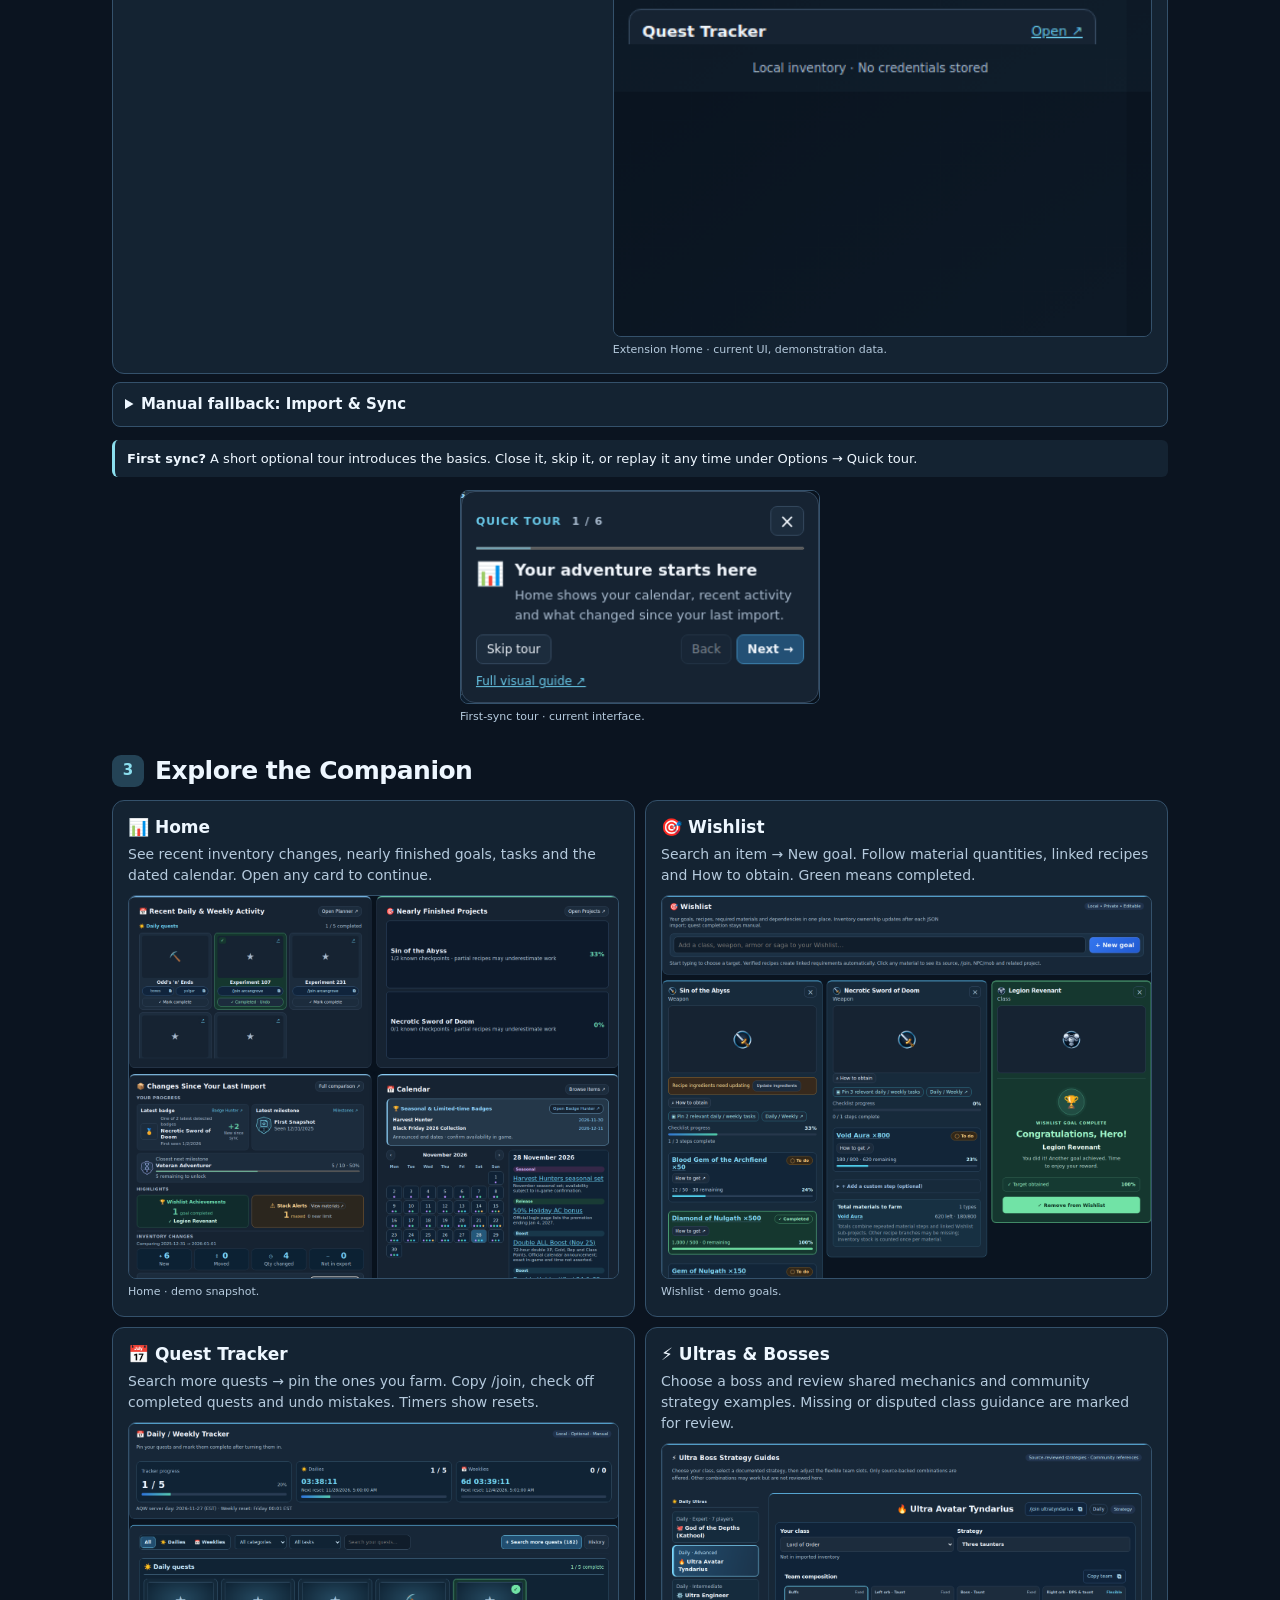
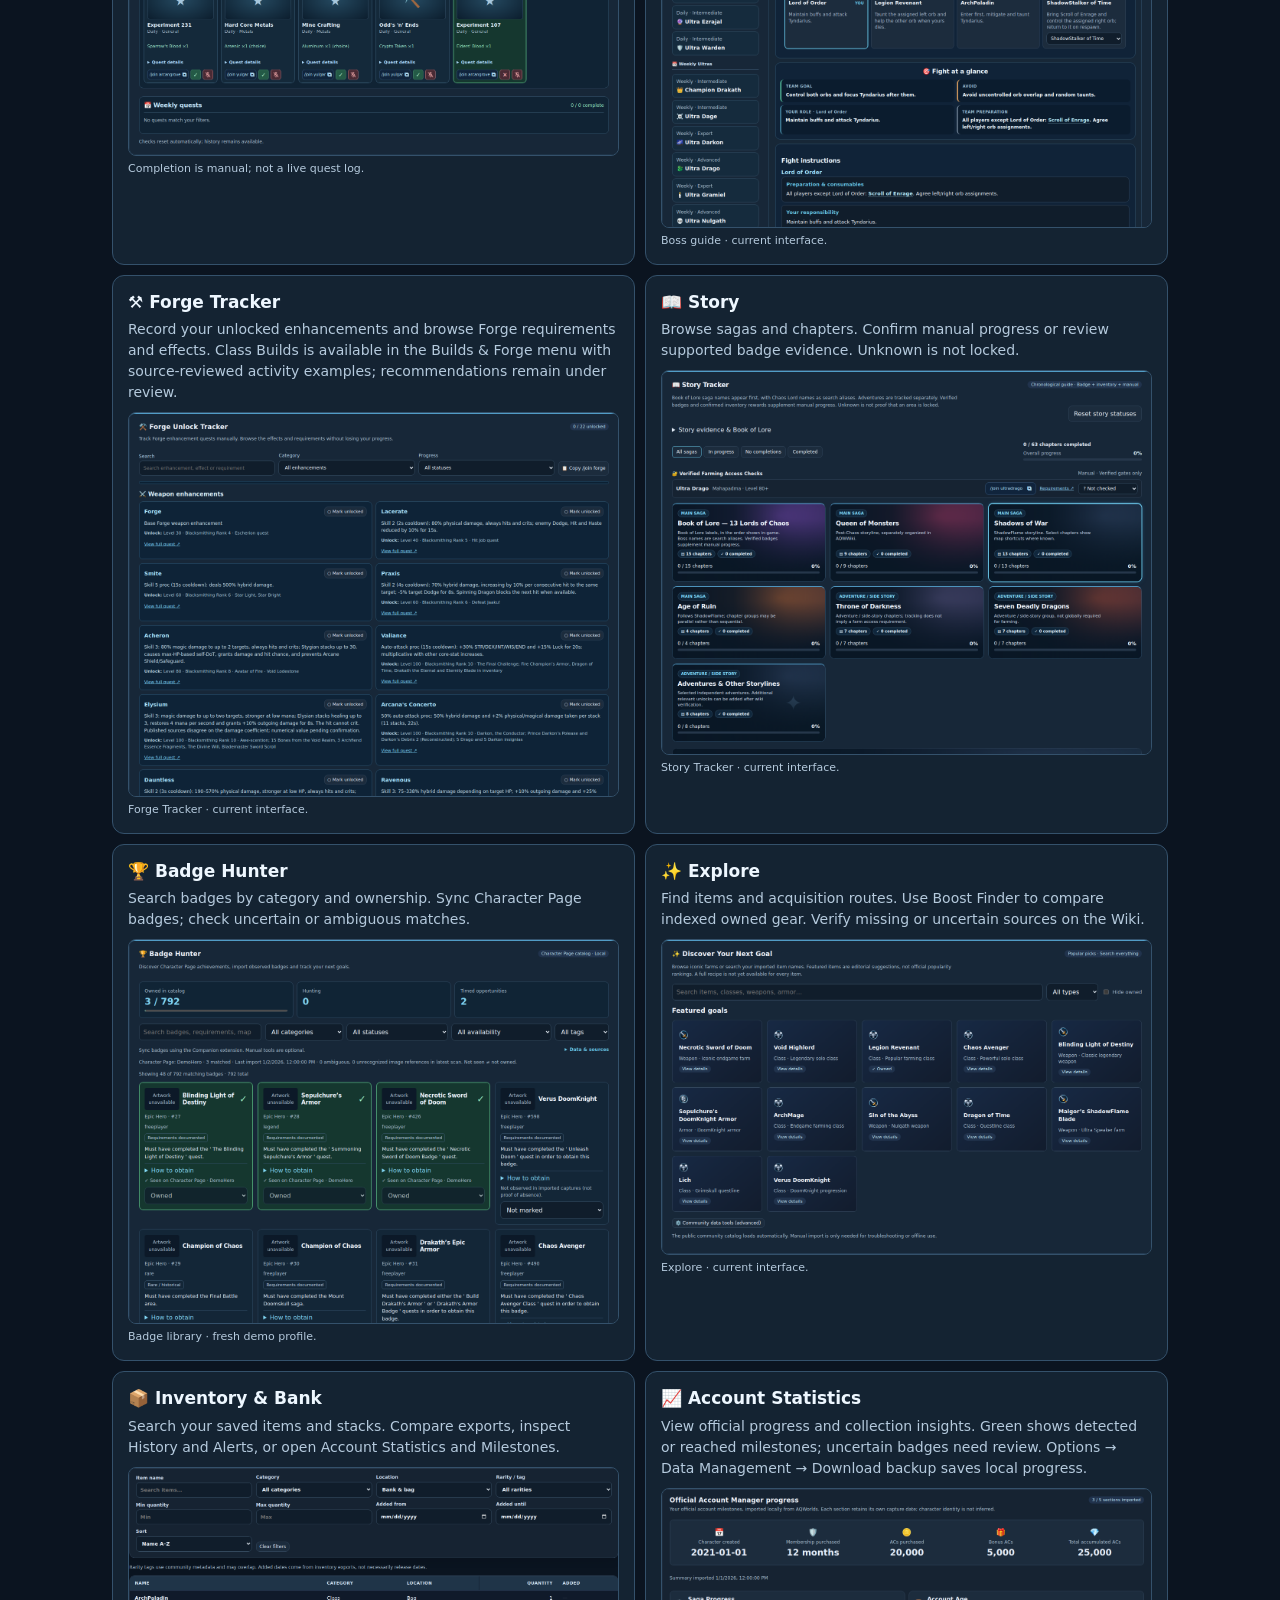
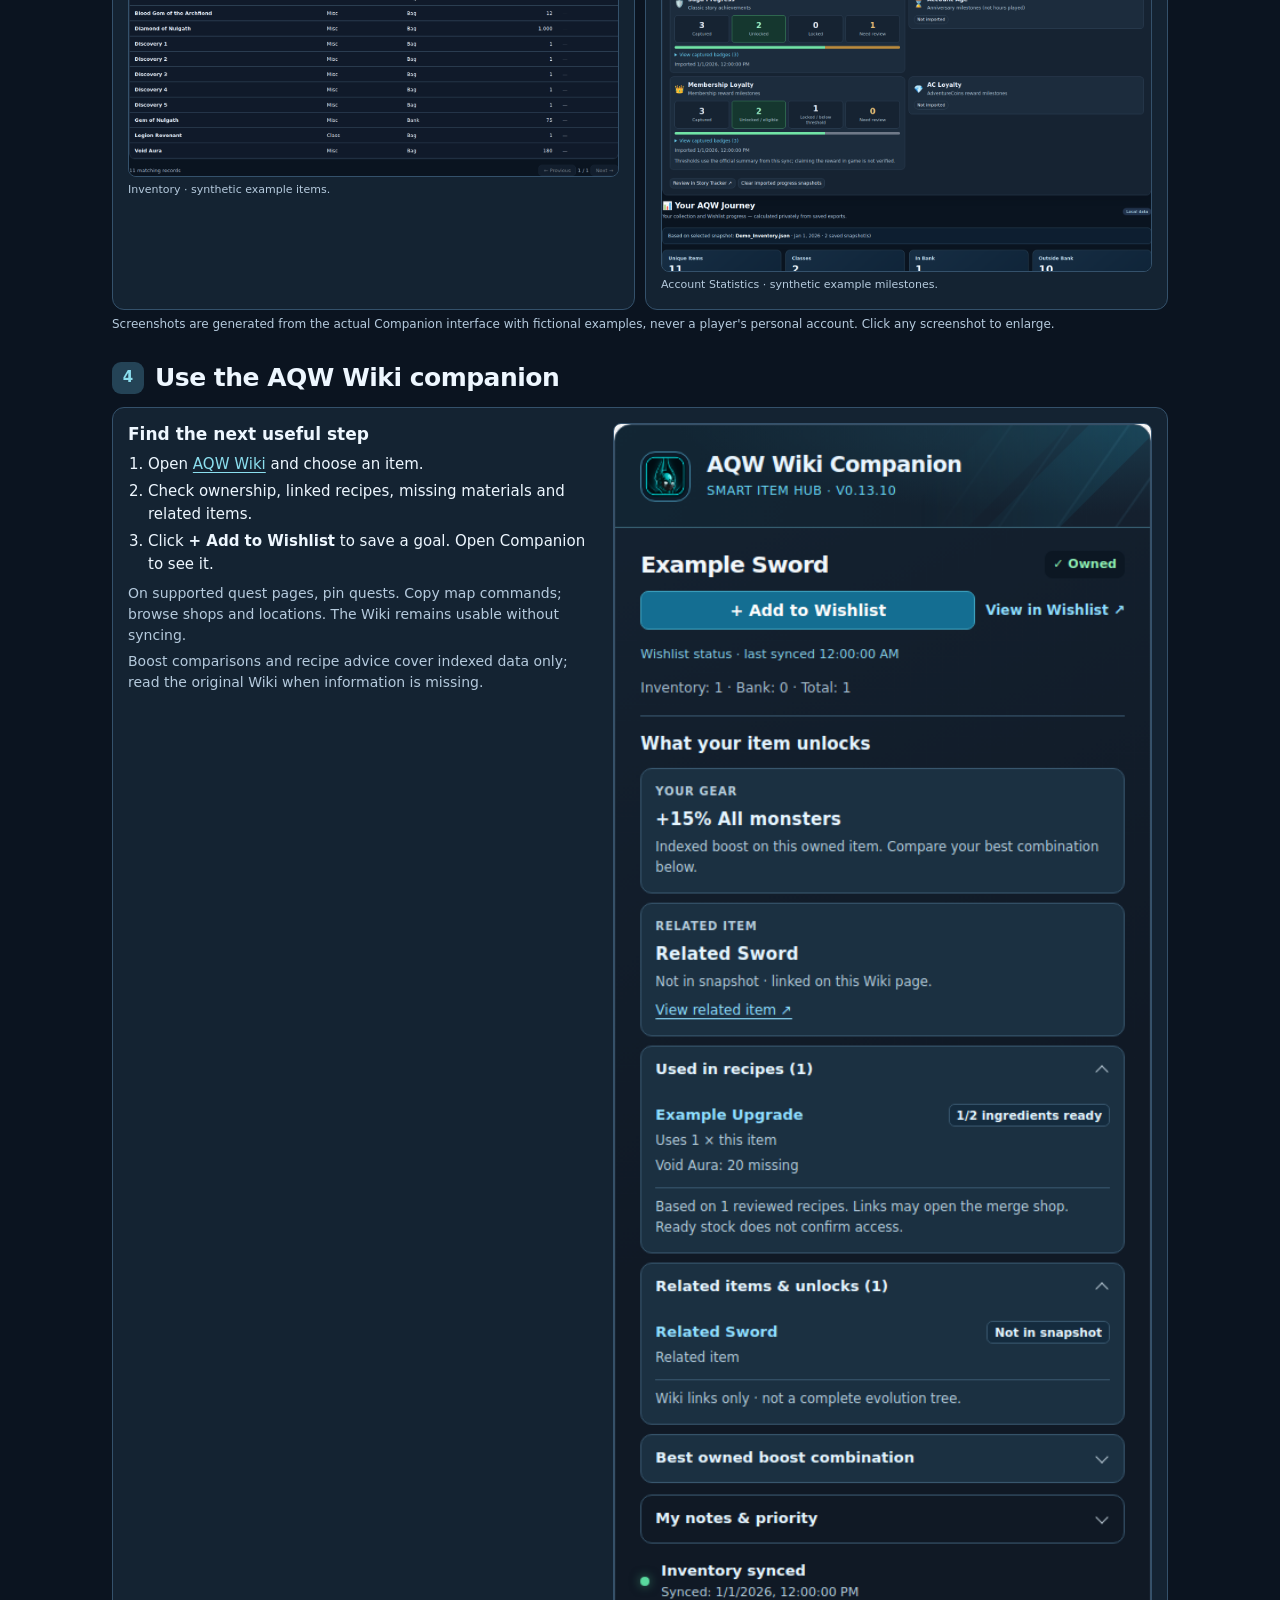
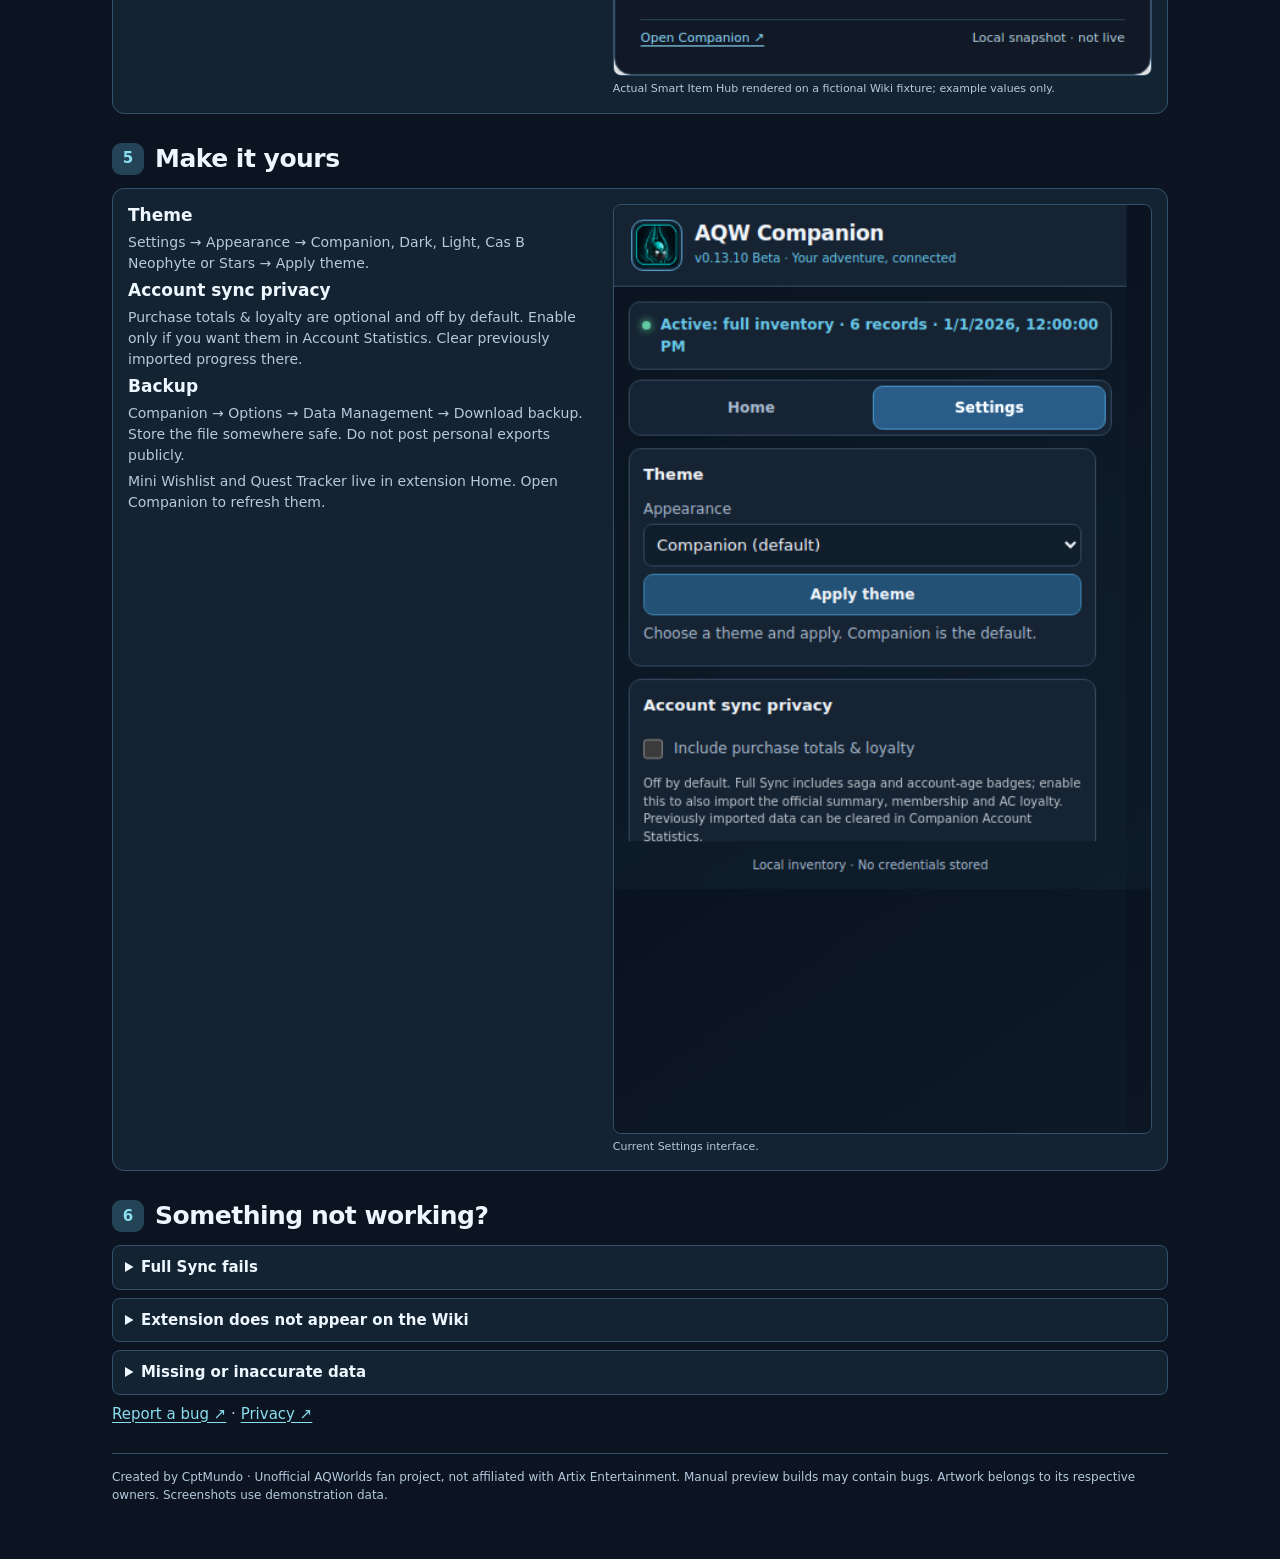
<file: extension/quick-start.html>
<!doctype html>
<html lang="en"><head><meta charset="utf-8"><meta name="viewport" content="width=device-width, initial-scale=1"><title>AQW Companion — Visual guide</title><style>
:root{color-scheme:dark;--bg:#0b1420;--panel:#142332;--panel2:#1b2e40;--line:#34516b;--txt:#eef7ff;--muted:#b5cadd;--accent:#8bdeee;--green:#83e5b4}
*{box-sizing:border-box}html{scroll-behavior:smooth;scroll-padding-top:20px}body{margin:0;background:var(--bg);color:var(--txt);font:15px/1.5 system-ui,sans-serif}main{max-width:1100px;margin:auto;padding:24px 22px 55px}a{color:var(--accent);text-underline-offset:3px}a:focus-visible,summary:focus-visible{outline:2px solid var(--accent);outline-offset:3px}h1,h2,h3,p,figure{margin:0}h1{font-size:clamp(27px,4vw,42px);line-height:1.08;letter-spacing:-.035em}h2{font-size:25px;line-height:1.2;letter-spacing:-.02em}h3{font-size:17px;line-height:1.3}p,figcaption{color:var(--muted)}p{margin:5px 0}header{border-bottom:1px solid var(--line);padding:8px 0 24px}.brand{display:flex;gap:15px;align-items:center}.brand img{width:64px;height:64px}.eyebrow{font-size:11px;color:var(--green);font-weight:800;letter-spacing:.12em;text-transform:uppercase;margin-bottom:6px}.toplink{display:inline-block;margin-bottom:18px;font-size:13px}.hero{margin-top:18px;background:linear-gradient(135deg,#152a3b,#16232f);border:1px solid var(--line);border-radius:14px;padding:18px;display:flex;align-items:center;justify-content:space-between;gap:15px;flex-wrap:wrap}.hero h2{font-size:20px}.actions{display:flex;gap:8px;flex-wrap:wrap;align-items:center}.button{display:inline-flex;align-items:center;gap:8px;justify-content:center;padding:10px 15px;background:#89d6eb;color:#09202b;font-weight:750;border:1px solid #89d6eb;border-radius:8px;text-decoration:none}.button.secondary{background:transparent;color:var(--txt);border-color:var(--line)}.small{font-size:12px}.jump{display:flex;gap:7px;flex-wrap:wrap;margin:16px 0 0}.jump a{font-size:12px;text-decoration:none;border:1px solid var(--line);border-radius:6px;padding:5px 9px}.section{margin-top:29px}.section-heading{display:flex;align-items:center;gap:11px;margin-bottom:13px}.num{width:32px;height:32px;display:grid;place-items:center;border-radius:9px;background:#244356;color:var(--accent);font-weight:800}.grid{display:grid;grid-template-columns:repeat(3,minmax(0,1fr));gap:10px}.grid.two{grid-template-columns:repeat(2,minmax(0,1fr))}.card{background:var(--panel);border:1px solid var(--line);border-radius:12px;padding:15px;min-width:0;overflow:hidden}.card h3{margin-bottom:6px}.card p{font-size:14px}.card .step-label{color:var(--green);font-size:11px;font-weight:800;letter-spacing:.08em;text-transform:uppercase}.card code{overflow-wrap:anywhere;font-size:12px;color:var(--accent);background:var(--bg);padding:2px 5px;border-radius:4px}.mock{display:grid;gap:7px;padding:12px;background:#0e1b28;border:1px solid var(--line);border-radius:8px;margin:10px 0;font-size:13px}.mock strong{color:var(--txt)}.mock span{color:var(--muted)}.mock .highlight{display:block;padding:5px 9px;background:#23485e;color:#ddf6ff;border:1px solid #579ebd;border-radius:5px;font-weight:700;width:fit-content}.mock .file{display:flex;align-items:center;gap:8px}.mock .on{color:var(--green);font-weight:800}.notice{border-left:3px solid var(--accent);padding:9px 12px;background:var(--panel);border-radius:6px;margin:13px 0;font-size:13px}.visual{display:grid;grid-template-columns:minmax(0,1fr) minmax(0,1.15fr);align-items:start;gap:16px}.shots{display:grid;grid-template-columns:repeat(2,minmax(0,1fr));gap:10px}.shots figure{min-width:0}.shots img,figure img{display:block;width:100%;height:auto;border:1px solid var(--line);border-radius:8px;background:var(--bg)}figure a{display:block}figcaption{font-size:11px;margin:5px 0 0}ol,ul{margin:8px 0;padding-left:20px}li{margin:5px 0}details{background:var(--panel);border:1px solid var(--line);border-radius:8px;padding:10px 12px;margin:8px 0}summary{cursor:pointer;font-weight:650}footer{border-top:1px solid var(--line);margin-top:28px;padding-top:14px;font-size:12px;color:var(--muted)}.wide{grid-column:1/-1}.feature img{margin-top:9px}.feature p{min-height:42px}.subtle{font-size:12px;color:var(--muted)}@media(max-width:780px){.grid,.grid.two,.visual{grid-template-columns:1fr}.feature p{min-height:0}.shots{grid-template-columns:1fr 1fr}}@media(max-width:440px){main{padding:16px 12px 35px}.brand img{width:48px;height:48px}.shots{grid-template-columns:1fr}.card{padding:12px}.hero .button{width:100%}.actions{width:100%}}@media(prefers-reduced-motion:reduce){html{scroll-behavior:auto}}
.hero .actions{flex-direction:column;align-items:center;gap:5px}.hero .checksum-link{font-size:11px;color:var(--muted);text-decoration:underline;text-underline-offset:2px;font-weight:400}.hero .checksum-link:hover,.hero .checksum-link:focus-visible{color:var(--accent)}
</style></head><body><main>
<header><a class="toplink" href="https://cptmundo.github.io/AQW-Companion/">← Back to Companion</a><div class="brand"><img src="icons/icon128.png" alt="AQW Companion logo" width="64" height="64"><div><div class="eyebrow">Unofficial fan project · Visual guide</div><h1>Get started with AQW Companion</h1><p>Install once. Sync after farming. Track what matters.</p></div></div>
<div class="hero"><div><div class="eyebrow">Manual preview build · v0.13.10 Beta</div><h2>Try the extension</h2><p class="small">Chrome, Edge and Opera · ZIP · No account credentials needed to install.</p></div><div class="actions"><a class="button" href="https://cptmundo.github.io/AQW-Companion/downloads/AQW_Companion.zip" download>↓ Download extension ZIP</a><a class="checksum-link" href="https://cptmundo.github.io/AQW-Companion/downloads/AQW_Companion.sha256" title="Optional: verify the downloaded ZIP checksum">Verify download (SHA-256)</a></div><p class="small">Manual (unpacked) build, not a browser-store installation. Download only from this project.</p></div>
<nav class="jump" aria-label="Guide sections"><a href="#install">1 · Install</a><a href="#sync">2 · Sync</a><a href="#companion">3 · Companion</a><a href="#wiki">4 · Wiki</a><a href="#settings">5 · Settings</a><a href="#help">6 · Help</a></nav></header>

<section class="section" id="install"><div class="section-heading"><span class="num">1</span><h2>Install in three steps</h2></div>
<div class="grid">
<article class="card"><span class="step-label">Step 1</span><h3>Download &amp; extract</h3><div class="mock" aria-label="Illustration of extracting the ZIP"><div class="file">📦 <strong>AQW_Companion.zip</strong></div><span class="highlight">Extract all…</span><div class="file">📁 <strong>AQW Companion</strong></div><span>manifest.json</span><span>popup.html</span><span>worker.js</span></div><p>Keep the extracted folder somewhere permanent.</p></article>
<article class="card"><span class="step-label">Step 2</span><h3>Open Extensions</h3><div class="mock" aria-label="Illustration of extension manager addresses"><strong>Paste into your address bar</strong><code>chrome://extensions</code><code>edge://extensions</code><code>opera://extensions</code><span class="on">Developer mode: ON</span></div><p>Use the address for your browser and enable <strong>Developer mode</strong>.</p></article>
<article class="card"><span class="step-label">Step 3</span><h3>Load the folder</h3><div class="mock" aria-label="Illustration of the Load unpacked action"><span class="highlight">Load unpacked</span><div class="file">📁 <strong>AQW Companion</strong></div><span>✓ manifest.json in this folder</span><span class="on">Select folder</span><span>📌 Pin AQW Companion</span></div><p>Choose the folder containing <strong>manifest.json</strong>. Pin AQW Companion from the Extensions menu.</p></article>
</div><p class="subtle">Installation diagrams are simplified illustrations; the browser's exact controls may look different. No Firefox build is provided.</p>
<div class="notice"><strong>Updating?</strong> Replace files in the same extracted folder, click Reload in Extensions, then refresh Companion and the Wiki. Keep the same installed extension; do not uninstall or load a duplicate.</div></section>

<section class="section" id="sync"><div class="section-heading"><span class="num">2</span><h2>Choose how to sync</h2></div><div class="card visual"><div><h3>Full Sync (recommended)</h3><ol><li>Sign in to the <a href="https://account.aq.com/AQW/Inventory" target="_blank" rel="noopener noreferrer">official Account Manager</a>.</li><li>Open the extension → <strong>Full Sync</strong>. Allow Account Manager access if asked.</li><li>Wait for the saved confirmation. Companion updates Inventory, Bank and available account progress.</li></ol><h3>Public Sync</h3><p>Open your public Character Page, then click Public Sync. No bank data; missing items are unknown.</p><h3>Sync Badges</h3><p>Open your public Character Page → Sync Badges. Open Badge Hunter to see matched achievements.</p><p class="small">Repeat after farming. Sync is a snapshot, not live game data. Review uncertain saga badges in Story.</p></div><figure><a href="guide-images/guide-popup-home.png"><img src="guide-images/guide-popup-home.png" alt="Extension Home with Full Sync, Public Sync and Sync Badges buttons" loading="lazy"></a><figcaption>Extension Home · current UI, demonstration data.</figcaption></figure></div>
<details><summary>Manual fallback: Import &amp; Sync</summary><p>Settings → Manual export fallback → Open Inventory → Export Inventory from this tab. Open Companion → Options → Data Management → <strong>Import &amp; Sync</strong>. If using the injected account export, the same import button reads the staged export. You can also import a compatible JSON file under Options → Data Management → Import JSON / Restore backup.</p><p>Use Settings → Troubleshooting &amp; privacy → <strong>Enable inventory export</strong> or <a href="https://cptmundo.github.io/AQW-Companion/extension-connect.html">Test connection</a> if required. A failed sync should not erase your previous snapshot.</p></details></section>

<div class="notice"><strong>First sync?</strong> A short optional tour introduces the basics. Close it, skip it, or replay it any time under Options → Quick tour.</div><figure style="max-width:360px;margin:12px auto"><a href="guide-images/guide-tour.png"><img src="guide-images/guide-tour.png" alt="Optional quick tour with Next, Back, Skip and Close" loading="lazy"></a><figcaption>First-sync tour · current interface.</figcaption></figure><section class="section" id="companion"><div class="section-heading"><span class="num">3</span><h2>Explore the Companion</h2></div><div class="grid two">
<article class="card feature"><h3>📊 Home</h3><p>See recent inventory changes, nearly finished goals, tasks and the dated calendar. Open any card to continue.</p><figure><a href="guide-images/guide-home.png"><img src="guide-images/guide-home.png" alt="Companion Home dashboard and calendar" loading="lazy"></a><figcaption>Home · demo snapshot.</figcaption></figure></article>
<article class="card feature"><h3>🎯 Wishlist</h3><p>Search an item → New goal. Follow material quantities, linked recipes and How to obtain. Green means completed.</p><figure><a href="guide-images/guide-wishlist.png"><img src="guide-images/guide-wishlist.png" alt="Wishlist with item artwork, checklist and progress" loading="lazy"></a><figcaption>Wishlist · demo goals.</figcaption></figure></article>
<article class="card feature"><h3>📅 Quest Tracker</h3><p>Search more quests → pin the ones you farm. Copy /join, check off completed quests and undo mistakes. Timers show resets.</p><figure><a href="guide-images/guide-quests.png"><img src="guide-images/guide-quests.png" alt="Daily and Weekly Quest Tracker with pinned tasks" loading="lazy"></a><figcaption>Completion is manual; not a live quest log.</figcaption></figure></article>
<article class="card feature"><h3>⚡ Ultras &amp; Bosses</h3><p>Choose a boss and review shared mechanics and community strategy examples. Missing or disputed class guidance are marked for review.</p><figure><a href="guide-images/guide-ultras.png"><img src="guide-images/guide-ultras.png" alt="Ultras and Bosses guide interface" loading="lazy"></a><figcaption>Boss guide · current interface.</figcaption></figure></article>
<article class="card feature"><h3>⚒️ Forge Tracker</h3><p>Record your unlocked enhancements and browse Forge requirements and effects. Class Builds is available in the Builds &amp; Forge menu with source-reviewed activity examples; recommendations remain under review.</p><figure><a href="guide-images/guide-builds.png"><img src="guide-images/guide-builds.png" alt="Forge Tracker navigation" loading="lazy"></a><figcaption>Forge Tracker · current interface.</figcaption></figure></article>
<article class="card feature"><h3>📖 Story</h3><p>Browse sagas and chapters. Confirm manual progress or review supported badge evidence. Unknown is not locked.</p><figure><a href="guide-images/guide-story.png"><img src="guide-images/guide-story.png" alt="Story Tracker saga cards" loading="lazy"></a><figcaption>Story Tracker · current interface.</figcaption></figure></article>
<article class="card feature"><h3>🏆 Badge Hunter</h3><p>Search badges by category and ownership. Sync Character Page badges; check uncertain or ambiguous matches.</p><figure><a href="guide-images/guide-badges.png"><img src="guide-images/guide-badges.png" alt="Badge Hunter badge library and progress" loading="lazy"></a><figcaption>Badge library · fresh demo profile.</figcaption></figure></article>
<article class="card feature"><h3>✨ Explore</h3><p>Find items and acquisition routes. Use Boost Finder to compare indexed owned gear. Verify missing or uncertain sources on the Wiki.</p><figure><a href="guide-images/guide-explore.png"><img src="guide-images/guide-explore.png" alt="Item Explorer interface" loading="lazy"></a><figcaption>Explore · current interface.</figcaption></figure></article>
<article class="card feature"><h3>📦 Inventory &amp; Bank</h3><p>Search your saved items and stacks. Compare exports, inspect History and Alerts, or open Account Statistics and Milestones.</p><figure><a href="guide-images/guide-inventory.png"><img src="guide-images/guide-inventory.png" alt="Inventory and Bank table" loading="lazy"></a><figcaption>Inventory · synthetic example items.</figcaption></figure></article>
<article class="card feature"><h3>📈 Account Statistics</h3><p>View official progress and collection insights. Green shows detected or reached milestones; uncertain badges need review. Options → Data Management → Download backup saves local progress.</p><figure><a href="guide-images/guide-stats.png"><img src="guide-images/guide-stats.png" alt="Account Statistics and official Account Manager progress" loading="lazy"></a><figcaption>Account Statistics · synthetic example milestones.</figcaption></figure></article>
</div><p class="subtle">Screenshots are generated from the actual Companion interface with fictional examples, never a player's personal account. Click any screenshot to enlarge.</p></section>

<section class="section" id="wiki"><div class="section-heading"><span class="num">4</span><h2>Use the AQW Wiki companion</h2></div><div class="card visual"><div><h3>Find the next useful step</h3><ol><li>Open <a href="https://aqwwiki.wikidot.com/" target="_blank" rel="noopener noreferrer">AQW Wiki</a> and choose an item.</li><li>Check ownership, linked recipes, missing materials and related items.</li><li>Click <strong>+ Add to Wishlist</strong> to save a goal. Open Companion to see it.</li></ol><p>On supported quest pages, pin quests. Copy map commands; browse shops and locations. The Wiki remains usable without syncing.</p><p>Boost comparisons and recipe advice cover indexed data only; read the original Wiki when information is missing.</p></div><figure><a href="guide-images/guide-wiki.png"><img src="guide-images/guide-wiki.png" alt="Wiki item assistant with Add to Wishlist, ownership and recipe information" loading="lazy"></a><figcaption>Actual Smart Item Hub rendered on a fictional Wiki fixture; example values only.</figcaption></figure></div></section>

<section class="section" id="settings"><div class="section-heading"><span class="num">5</span><h2>Make it yours</h2></div><div class="card visual"><div><h3>Theme</h3><p>Settings → Appearance → Companion, Dark, Light, Cas B Neophyte or Stars → Apply theme.</p><h3>Account sync privacy</h3><p>Purchase totals &amp; loyalty are optional and off by default. Enable only if you want them in Account Statistics. Clear previously imported progress there.</p><h3>Backup</h3><p>Companion → Options → Data Management → Download backup. Store the file somewhere safe. Do not post personal exports publicly.</p><p class="small">Mini Wishlist and Quest Tracker live in extension Home. Open Companion to refresh them.</p></div><figure><a href="guide-images/guide-popup-settings.png"><img src="guide-images/guide-popup-settings.png" alt="Extension Settings with theme first and account sync privacy below" loading="lazy"></a><figcaption>Current Settings interface.</figcaption></figure></div></section>

<section class="section" id="help"><div class="section-heading"><span class="num">6</span><h2>Something not working?</h2></div><details><summary>Full Sync fails</summary><p>Confirm Account Manager login, grant optional access, keep Companion open and try again. Use the manual export fallback if needed. Some badge states can remain unknown.</p></details><details><summary>Extension does not appear on the Wiki</summary><p>Enable AQW Companion in Extensions. Reload it, refresh the Wiki and check site access. Disable competing Wiki themes to test if needed.</p></details><details><summary>Missing or inaccurate data</summary><p>Update the snapshot after farming. Check item variants, use the original Wiki and report source issues. Never share credentials, cookies, tokens or personal exports.</p></details><p><a href="https://github.com/CptMundo/AQW-Companion/issues">Report a bug ↗</a> · <a href="https://cptmundo.github.io/AQW-Companion/privacy.html">Privacy ↗</a></p></section>
<footer>Created by CptMundo · Unofficial AQWorlds fan project, not affiliated with Artix Entertainment. Manual preview builds may contain bugs. Artwork belongs to its respective owners. Screenshots use demonstration data.</footer>
</main></body></html>
</file>
